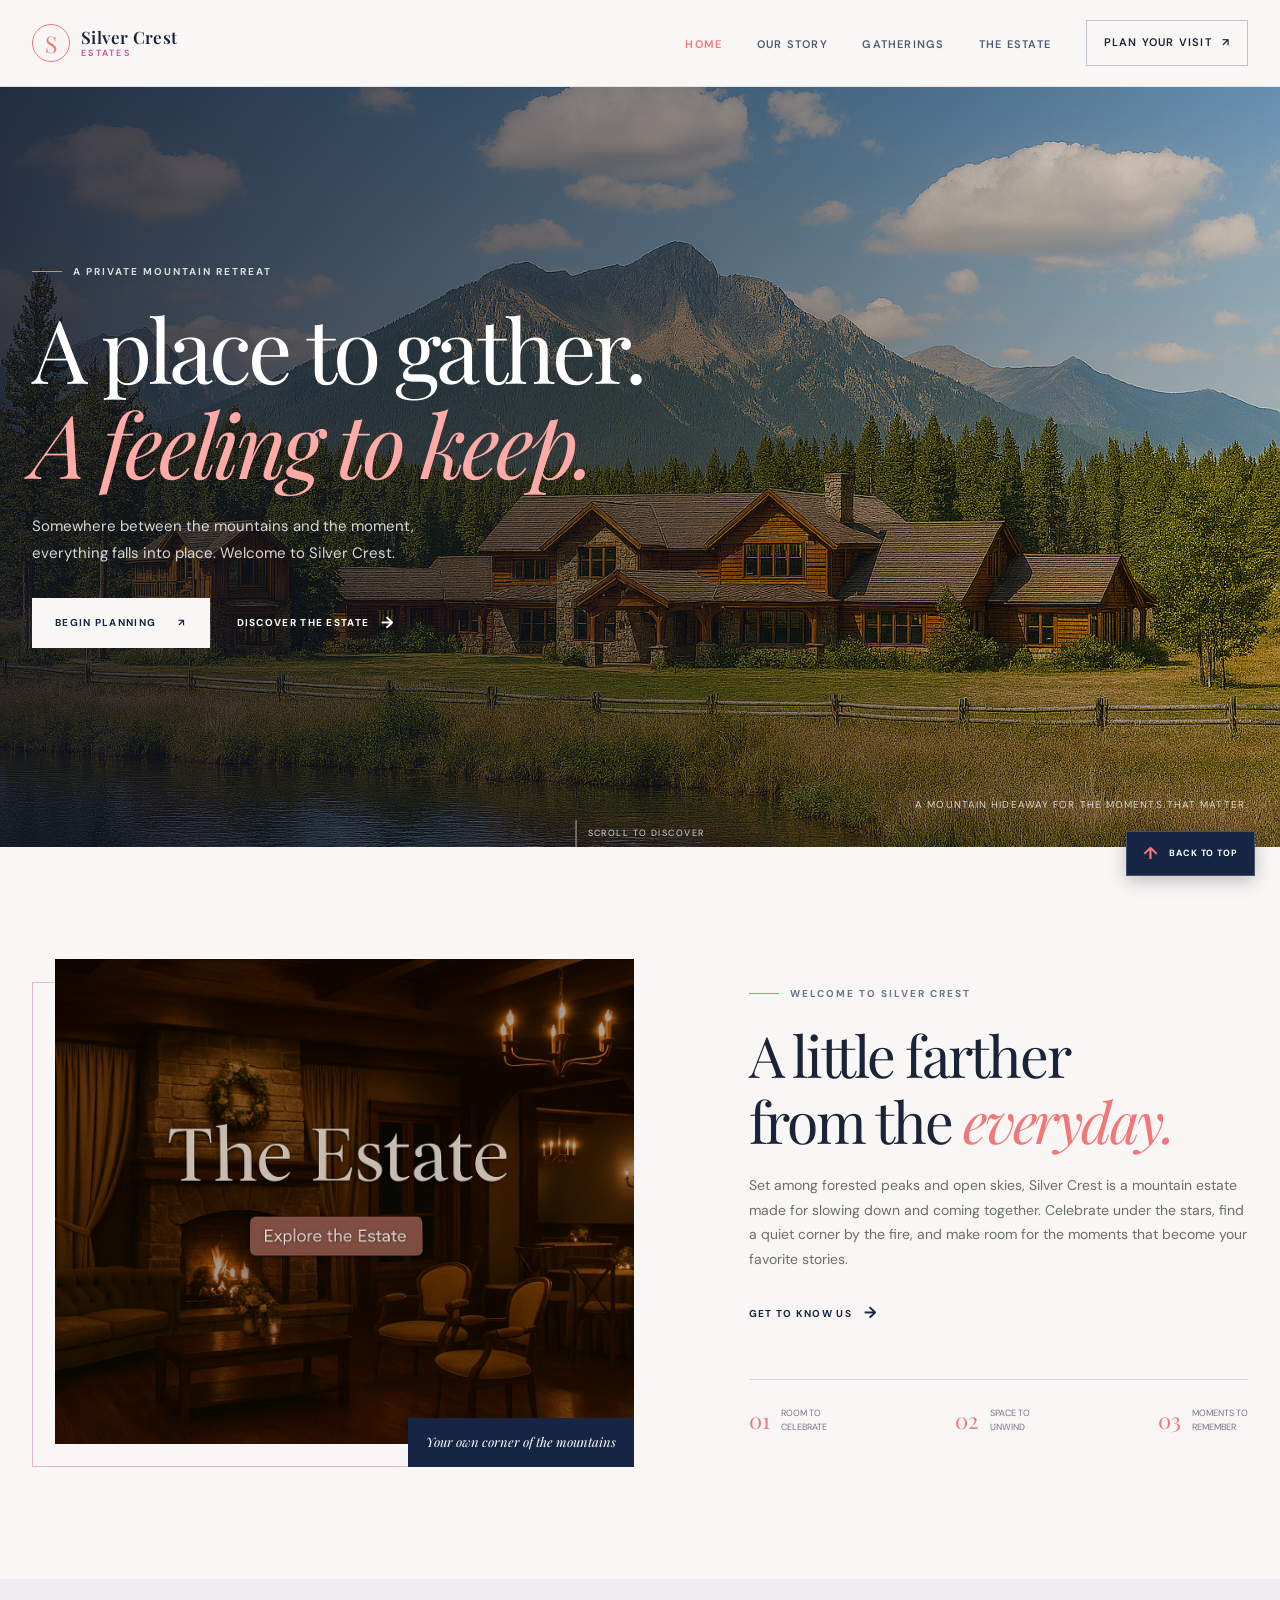
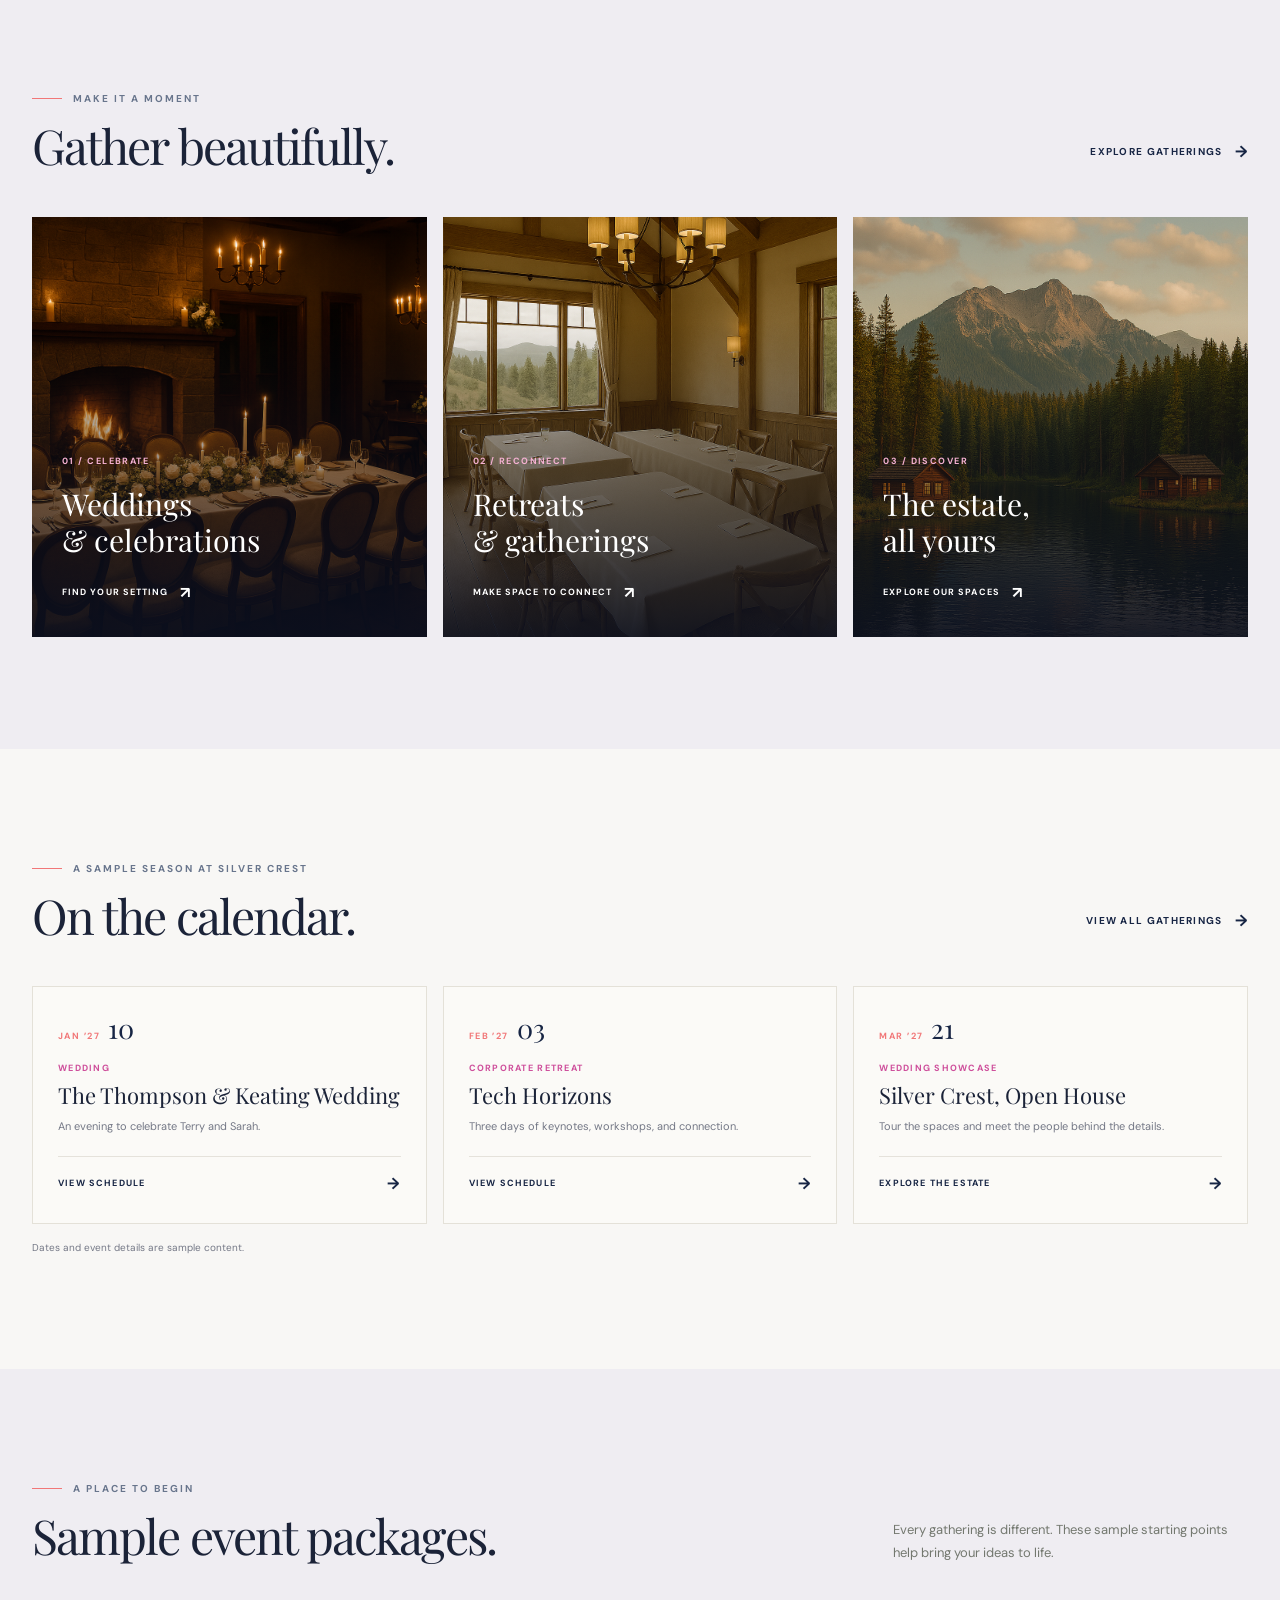
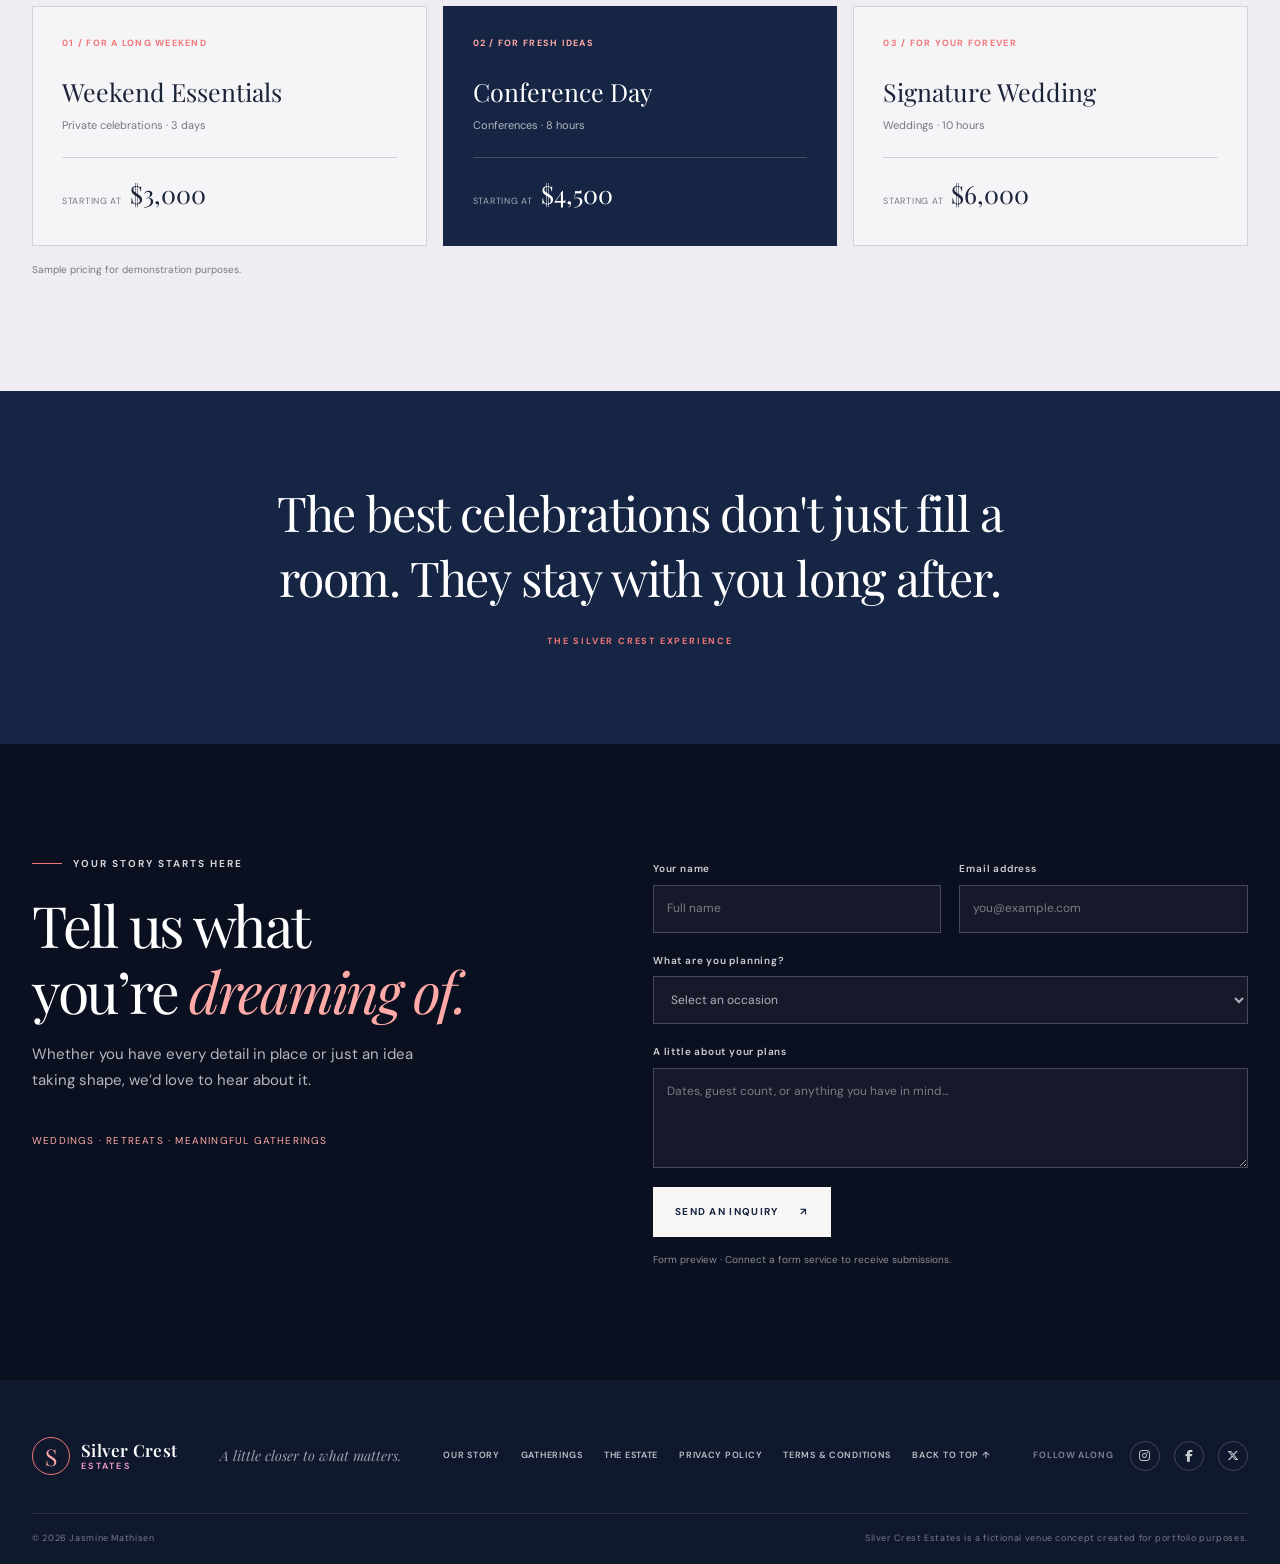
<file: index.html>
<!DOCTYPE html>
<html lang="en">
<head>
  <meta charset="UTF-8">
  <meta name="viewport" content="width=device-width, initial-scale=1.0">
  <meta name="description" content="A secluded mountain estate for thoughtful weddings, retreats, and once-in-a-lifetime celebrations.">
  <title>Silver Crest Estates | A mountain escape for meaningful gatherings</title>
  <link rel="preconnect" href="https://fonts.googleapis.com">
  <link rel="preconnect" href="https://fonts.gstatic.com" crossorigin>
  <link href="https://fonts.googleapis.com/css2?family=DM+Sans:wght@400;500;600;700&family=Playfair+Display:wght@400;500;600;700&display=swap" rel="stylesheet">
  <link rel="stylesheet" href="https://cdnjs.cloudflare.com/ajax/libs/font-awesome/6.7.2/css/all.min.css">
  <link rel="icon" type="image/svg+xml" href="images/silver-crest-mark.svg">
  <link rel="stylesheet" href="styles.css">
</head>
<body id="top">
  <a class="skip-link" href="#main-content">Skip to content</a>
  <header class="site-header">
    <div class="container">
      <nav class="site-nav" aria-label="Main navigation">
        <a class="brand" href="index.html" aria-label="Silver Crest Estates home">
          <span class="brand-mark" aria-hidden="true">S</span>
          <span class="brand-name">Silver Crest <span>Estates</span></span>
        </a>
        <input type="checkbox" id="menu-toggle" aria-label="Toggle navigation">
        <label for="menu-toggle" class="hamburger" aria-hidden="true"><span></span><span></span><span></span></label>
        <ul id="nav-menu">
          <li><a href="index.html" class="active" aria-current="page">Home</a></li>
          <li><a href="about.html">Our story</a></li>
          <li><a href="events.html">Gatherings</a></li>
          <li><a href="spaces.html">The estate</a></li>
          <li><a href="#contact" class="nav-cta">Plan your visit <span aria-hidden="true">↗</span></a></li>
        </ul>
      </nav>
    </div>
  </header>

  <main id="main-content">
    <section class="home-hero" aria-labelledby="hero-heading">
      <div class="hero-shade"></div>
      <div class="container hero-inner">
        <div class="hero-copy">
          <p class="eyebrow eyebrow-light"><span></span> A private mountain retreat</p>
          <h1 id="hero-heading">A place to gather.<br><em>A feeling to keep.</em></h1>
          <p class="hero-description">Somewhere between the mountains and the moment, everything falls into place. Welcome to Silver Crest.</p>
          <div class="hero-actions">
            <a href="#contact" class="button button-light">Begin planning <span aria-hidden="true">↗</span></a>
            <a href="spaces.html" class="text-link text-link-light">Discover the estate <span aria-hidden="true">→</span></a>
          </div>
        </div>
        <p class="hero-caption">A mountain hideaway for the moments that matter.</p>
      </div>
      <a href="#welcome" class="hero-scroll" aria-label="Scroll to discover"><span></span> Scroll to discover</a>
    </section>

    <section class="welcome-section section-pad" id="welcome" aria-labelledby="welcome-heading">
      <div class="container welcome-grid">
        <div class="welcome-image-wrap">
          <img src="images/The_Estate_clean.png" alt="The welcoming lodge surrounded by the mountain landscape" class="welcome-image">
          <span class="image-note">Your own corner of the mountains</span>
        </div>
        <div class="welcome-copy">
          <p class="eyebrow"><span></span> Welcome to Silver Crest</p>
          <h2 id="welcome-heading">A little farther<br>from the <em>everyday.</em></h2>
          <p>Set among forested peaks and open skies, Silver Crest is a mountain estate made for slowing down and coming together. Celebrate under the stars, find a quiet corner by the fire, and make room for the moments that become your favorite stories.</p>
          <a href="about.html" class="text-link">Get to know us <span aria-hidden="true">→</span></a>
          <div class="welcome-details">
            <div><strong>01</strong><span>Room to<br>celebrate</span></div>
            <div><strong>02</strong><span>Space to<br>unwind</span></div>
            <div><strong>03</strong><span>Moments to<br>remember</span></div>
          </div>
        </div>
      </div>
    </section>

    <section class="gatherings-section section-pad" aria-labelledby="gatherings-heading">
      <div class="container">
        <div class="section-heading">
          <div>
            <p class="eyebrow"><span></span> Make it a moment</p>
            <h2 id="gatherings-heading">Gather beautifully.</h2>
          </div>
          <a href="events.html" class="text-link">Explore gatherings <span aria-hidden="true">→</span></a>
        </div>
        <div class="gathering-grid">
          <article class="gathering-card gathering-wedding">
            <div class="gathering-card-content">
              <span class="card-kicker">01 / Celebrate</span>
              <h3>Weddings<br>&amp; celebrations</h3>
              <a href="events.html#event-types" class="card-link">Find your setting <span aria-hidden="true">↗</span></a>
            </div>
          </article>
          <article class="gathering-card gathering-retreat">
            <div class="gathering-card-content">
              <span class="card-kicker">02 / Reconnect</span>
              <h3>Retreats<br>&amp; gatherings</h3>
              <a href="events.html#event-types" class="card-link">Make space to connect <span aria-hidden="true">↗</span></a>
            </div>
          </article>
          <article class="gathering-card gathering-estate">
            <div class="gathering-card-content">
              <span class="card-kicker">03 / Discover</span>
              <h3>The estate,<br>all yours</h3>
              <a href="spaces.html" class="card-link">Explore our spaces <span aria-hidden="true">↗</span></a>
            </div>
          </article>
        </div>
      </div>
    </section>

    <section class="upcoming-section section-pad" aria-labelledby="upcoming-heading">
      <div class="container">
        <div class="section-heading">
          <div>
            <p class="eyebrow"><span></span> A sample season at Silver Crest</p>
            <h2 id="upcoming-heading">On the calendar.</h2>
          </div>
          <a href="events.html" class="text-link">View all gatherings <span aria-hidden="true">→</span></a>
        </div>
        <div class="highlight-grid">
          <article class="highlight-card">
            <p class="highlight-date"><span>JAN ’27</span> 10</p>
            <div>
              <p class="highlight-type">Wedding</p>
              <h3>The Thompson &amp; Keating Wedding</h3>
              <p>An evening to celebrate Terry and Sarah.</p>
            </div>
            <a href="events.html#schedule-section" class="text-link" aria-label="View the Thompson and Keating wedding schedule">View schedule <span aria-hidden="true">→</span></a>
          </article>
          <article class="highlight-card">
            <p class="highlight-date"><span>FEB ’27</span> 03</p>
            <div>
              <p class="highlight-type">Corporate retreat</p>
              <h3>Tech Horizons</h3>
              <p>Three days of keynotes, workshops, and connection.</p>
            </div>
            <a href="events.html#schedule-section" class="text-link" aria-label="View the Tech Horizons retreat schedule">View schedule <span aria-hidden="true">→</span></a>
          </article>
          <article class="highlight-card">
            <p class="highlight-date"><span>MAR ’27</span> 21</p>
            <div>
              <p class="highlight-type">Wedding showcase</p>
              <h3>Silver Crest, Open House</h3>
              <p>Tour the spaces and meet the people behind the details.</p>
            </div>
            <a href="spaces.html" class="text-link">Explore the estate <span aria-hidden="true">→</span></a>
          </article>
        </div>
        <p class="table-note">Dates and event details are sample content.</p>
      </div>
    </section>

    <section class="packages-section section-pad" aria-labelledby="packages-heading">
      <div class="container">
        <div class="section-heading">
          <div>
            <p class="eyebrow"><span></span> A place to begin</p>
            <h2 id="packages-heading">Sample event packages.</h2>
          </div>
          <p class="section-heading-note">Every gathering is different. These sample starting points help bring your ideas to life.</p>
        </div>
        <div class="package-grid">
          <article class="package-card">
            <p class="package-index">01 / For a long weekend</p>
            <h3>Weekend Essentials</h3>
            <p>Private celebrations · 3 days</p>
            <p class="package-price"><span>Starting at</span> $3,000</p>
          </article>
          <article class="package-card package-card-featured">
            <p class="package-index">02 / For fresh ideas</p>
            <h3>Conference Day</h3>
            <p>Conferences · 8 hours</p>
            <p class="package-price"><span>Starting at</span> $4,500</p>
          </article>
          <article class="package-card">
            <p class="package-index">03 / For your forever</p>
            <h3>Signature Wedding</h3>
            <p>Weddings · 10 hours</p>
            <p class="package-price"><span>Starting at</span> $6,000</p>
          </article>
        </div>
        <p class="table-note">Sample pricing for demonstration purposes.</p>
      </div>
    </section>

    <section class="quote-section" aria-label="A note from Silver Crest Estates">
      <div class="container quote-inner">
        <blockquote>The best celebrations don't just fill a room. They stay with you long after.</blockquote>
        <p>THE SILVER CREST EXPERIENCE</p>
      </div>
    </section>

    <section class="contact-section section-pad" id="contact" aria-labelledby="contact-heading">
      <div class="container contact-grid">
        <div class="contact-copy">
          <p class="eyebrow eyebrow-light"><span></span> Your story starts here</p>
          <h2 id="contact-heading">Tell us what<br>you’re <em>dreaming of.</em></h2>
          <p>Whether you have every detail in place or just an idea taking shape, we’d love to hear about it.</p>
          <p class="contact-aside">Weddings · Retreats · Meaningful gatherings</p>
        </div>
        <form class="inquiry-form" method="post">
          <div class="form-row">
            <div class="form-group">
              <label for="name">Your name</label>
              <input type="text" id="name" name="name" autocomplete="name" placeholder="Full name" required>
            </div>
            <div class="form-group">
              <label for="email">Email address</label>
              <input type="email" id="email" name="email" autocomplete="email" placeholder="you@example.com" required>
            </div>
          </div>
          <div class="form-group">
            <label for="event-type">What are you planning?</label>
            <select id="event-type" name="event-type">
              <option value="" selected disabled>Select an occasion</option>
              <option>Wedding or celebration</option>
              <option>Corporate retreat</option>
              <option>Wellness retreat</option>
              <option>Something else</option>
            </select>
          </div>
          <div class="form-group">
            <label for="message">A little about your plans</label>
            <textarea id="message" name="message" rows="3" placeholder="Dates, guest count, or anything you have in mind…"></textarea>
          </div>
          <button type="submit" class="button button-light">Send an inquiry <span aria-hidden="true">↗</span></button>
          <p class="form-note">Form preview · Connect a form service to receive submissions.</p>
        </form>
      </div>
    </section>
  </main>

  <footer class="site-footer">
    <div class="container footer-main">
      <a class="brand brand-footer" href="index.html">
        <span class="brand-mark" aria-hidden="true">S</span>
        <span class="brand-name">Silver Crest <span>Estates</span></span>
      </a>
      <p>A little closer to what matters.</p>
      <div class="footer-links">
        <a href="about.html">Our story</a>
        <a href="events.html">Gatherings</a>
        <a href="spaces.html">The estate</a>
        <a href="privacy.html">Privacy policy</a>
        <a href="terms.html">Terms &amp; conditions</a>
        <a href="#top">Back to top ↑</a>
      </div>
      <div class="footer-social">
        <span>Follow along</span>
        <a href="https://www.instagram.com/" target="_blank" rel="noopener noreferrer" aria-label="Instagram"><i class="fa-brands fa-instagram" aria-hidden="true"></i></a>
        <a href="https://www.facebook.com/" target="_blank" rel="noopener noreferrer" aria-label="Facebook"><i class="fa-brands fa-facebook-f" aria-hidden="true"></i></a>
        <a href="https://x.com/" target="_blank" rel="noopener noreferrer" aria-label="X"><i class="fa-brands fa-x-twitter" aria-hidden="true"></i></a>
      </div>
    </div>
    <div class="container footer-bottom">
      <span>© 2026 Jasmine Mathisen</span>
      <span>Silver Crest Estates is a fictional venue concept created for portfolio purposes.</span>
    </div>
  </footer>
  <a class="back-to-top-button" href="#top"><span aria-hidden="true">↑</span><span>Back to top</span></a>
</body>
</html>
</file>
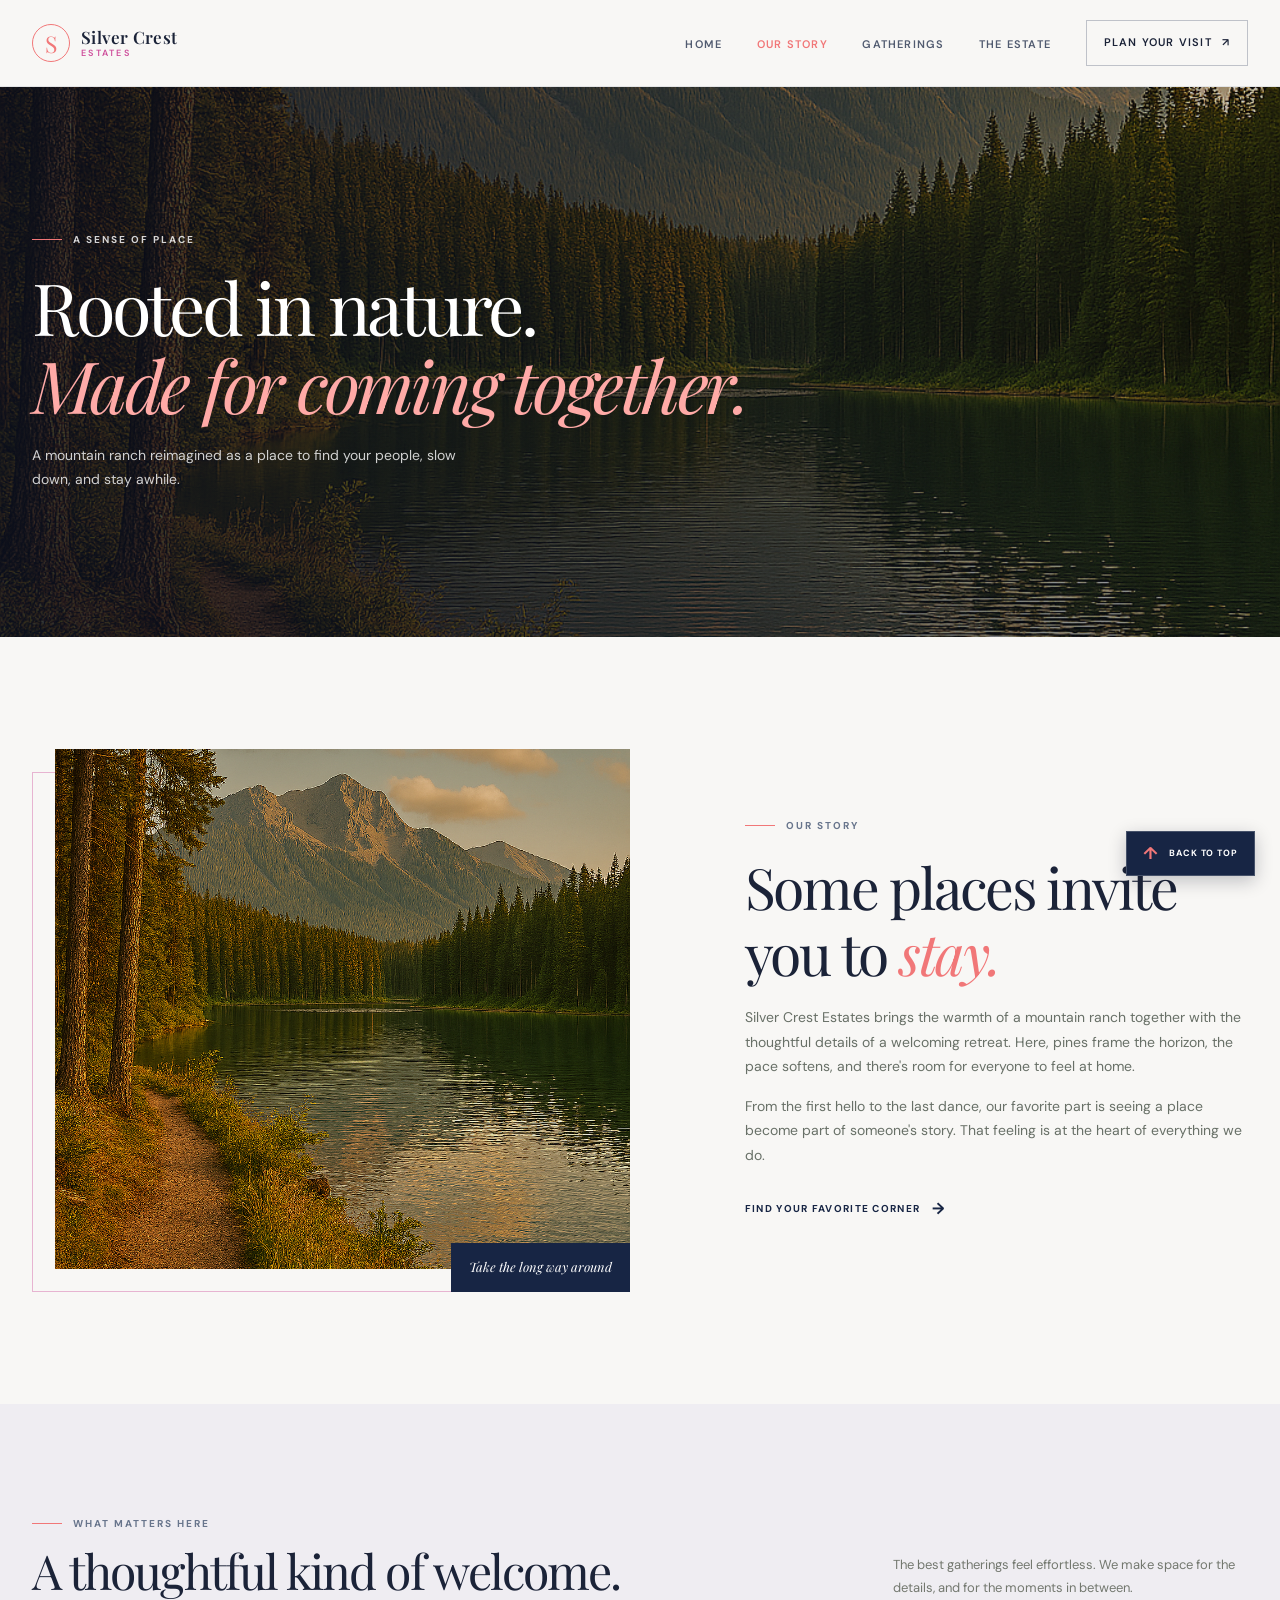
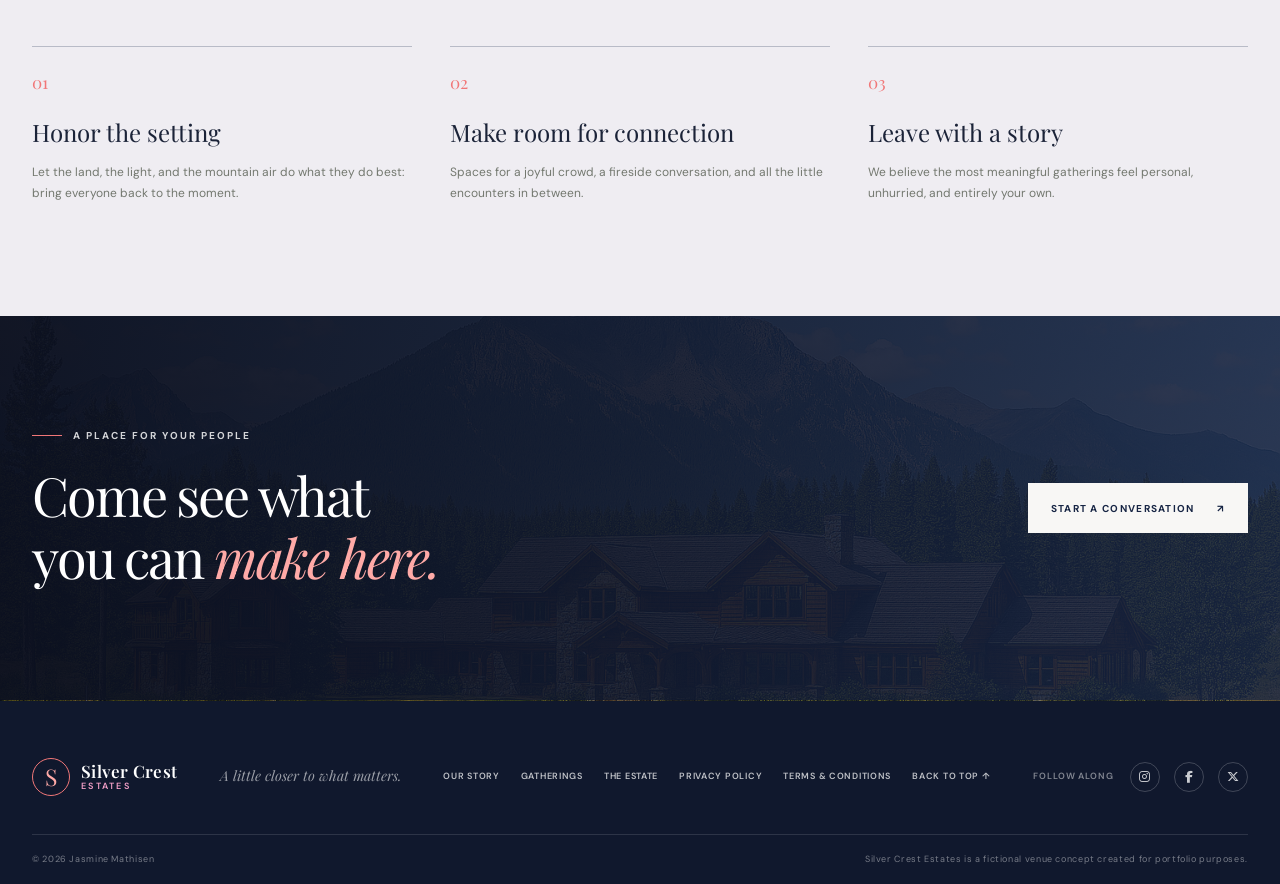
<file: about.html>
<!DOCTYPE html>
<html lang="en">
<head>
  <meta charset="UTF-8">
  <meta name="viewport" content="width=device-width, initial-scale=1.0">
  <meta name="description" content="Discover the spirit of Silver Crest Estates, a mountain ranch reimagined for meaningful gatherings.">
  <title>Our Story | Silver Crest Estates</title>
  <link rel="preconnect" href="https://fonts.googleapis.com">
  <link rel="preconnect" href="https://fonts.gstatic.com" crossorigin>
  <link href="https://fonts.googleapis.com/css2?family=DM+Sans:wght@400;500;600;700&family=Playfair+Display:wght@400;500;600;700&display=swap" rel="stylesheet">
  <link rel="stylesheet" href="https://cdnjs.cloudflare.com/ajax/libs/font-awesome/6.7.2/css/all.min.css">
  <link rel="icon" type="image/svg+xml" href="images/silver-crest-mark.svg">
  <link rel="stylesheet" href="styles.css">
</head>
<body id="top">
  <a class="skip-link" href="#main-content">Skip to content</a>
  <header class="site-header">
    <div class="container">
      <nav class="site-nav" aria-label="Main navigation">
        <a class="brand" href="index.html" aria-label="Silver Crest Estates home">
          <span class="brand-mark" aria-hidden="true">S</span>
          <span class="brand-name">Silver Crest <span>Estates</span></span>
        </a>
        <input type="checkbox" id="menu-toggle" aria-label="Toggle navigation">
        <label for="menu-toggle" class="hamburger" aria-hidden="true"><span></span><span></span><span></span></label>
        <ul id="nav-menu">
          <li><a href="index.html">Home</a></li>
          <li><a href="about.html" class="active" aria-current="page">Our story</a></li>
          <li><a href="events.html">Gatherings</a></li>
          <li><a href="spaces.html">The estate</a></li>
          <li><a href="index.html#contact" class="nav-cta">Plan your visit <span aria-hidden="true">↗</span></a></li>
        </ul>
      </nav>
    </div>
  </header>

  <main id="main-content">
    <section class="page-hero about-hero" aria-labelledby="page-heading">
      <div class="page-hero-shade"></div>
      <div class="container page-hero-content">
        <p class="eyebrow eyebrow-light"><span></span> A sense of place</p>
        <h1 id="page-heading">Rooted in nature.<br><em>Made for coming together.</em></h1>
        <p>A mountain ranch reimagined as a place to find your people, slow down, and stay awhile.</p>
      </div>
    </section>

    <section class="story-section section-pad" aria-labelledby="story-heading">
      <div class="container story-grid">
        <div class="story-image-wrap">
          <img src="images/Hiking Trail.png" alt="A peaceful trail winding through the trees around the estate">
          <span class="image-note">Take the long way around</span>
        </div>
        <div class="story-copy">
          <p class="eyebrow"><span></span> Our story</p>
          <h2 id="story-heading">Some places invite you to <em>stay.</em></h2>
          <p>Silver Crest Estates brings the warmth of a mountain ranch together with the thoughtful details of a welcoming retreat. Here, pines frame the horizon, the pace softens, and there's room for everyone to feel at home.</p>
          <p>From the first hello to the last dance, our favorite part is seeing a place become part of someone's story. That feeling is at the heart of everything we do.</p>
          <a href="spaces.html" class="text-link">Find your favorite corner <span aria-hidden="true">→</span></a>
        </div>
      </div>
    </section>

    <section class="values-section section-pad" aria-labelledby="values-heading">
      <div class="container">
        <div class="section-heading">
          <div>
            <p class="eyebrow"><span></span> What matters here</p>
            <h2 id="values-heading">A thoughtful kind of welcome.</h2>
          </div>
          <p class="section-heading-note">The best gatherings feel effortless. We make space for the details, and for the moments in between.</p>
        </div>
        <div class="values-grid">
          <article class="value-card">
            <span class="value-number">01</span>
            <h3>Honor the setting</h3>
            <p>Let the land, the light, and the mountain air do what they do best: bring everyone back to the moment.</p>
          </article>
          <article class="value-card">
            <span class="value-number">02</span>
            <h3>Make room for connection</h3>
            <p>Spaces for a joyful crowd, a fireside conversation, and all the little encounters in between.</p>
          </article>
          <article class="value-card">
            <span class="value-number">03</span>
            <h3>Leave with a story</h3>
            <p>We believe the most meaningful gatherings feel personal, unhurried, and entirely your own.</p>
          </article>
        </div>
      </div>
    </section>

    <section class="closing-cta section-pad">
      <div class="container closing-cta-inner">
        <div>
          <p class="eyebrow eyebrow-light"><span></span> A place for your people</p>
          <h2>Come see what<br>you can <em>make here.</em></h2>
        </div>
        <a href="index.html#contact" class="button button-light">Start a conversation <span aria-hidden="true">↗</span></a>
      </div>
    </section>
  </main>

  <footer class="site-footer">
    <div class="container footer-main">
      <a class="brand brand-footer" href="index.html">
        <span class="brand-mark" aria-hidden="true">S</span>
        <span class="brand-name">Silver Crest <span>Estates</span></span>
      </a>
      <p>A little closer to what matters.</p>
      <div class="footer-links">
        <a href="about.html">Our story</a>
        <a href="events.html">Gatherings</a>
        <a href="spaces.html">The estate</a>
        <a href="privacy.html">Privacy policy</a>
        <a href="terms.html">Terms &amp; conditions</a>
        <a href="#top">Back to top ↑</a>
      </div>
      <div class="footer-social">
        <span>Follow along</span>
        <a href="https://www.instagram.com/" target="_blank" rel="noopener noreferrer" aria-label="Instagram"><i class="fa-brands fa-instagram" aria-hidden="true"></i></a>
        <a href="https://www.facebook.com/" target="_blank" rel="noopener noreferrer" aria-label="Facebook"><i class="fa-brands fa-facebook-f" aria-hidden="true"></i></a>
        <a href="https://x.com/" target="_blank" rel="noopener noreferrer" aria-label="X"><i class="fa-brands fa-x-twitter" aria-hidden="true"></i></a>
      </div>
    </div>
    <div class="container footer-bottom">
      <span>© 2026 Jasmine Mathisen</span>
      <span>Silver Crest Estates is a fictional venue concept created for portfolio purposes.</span>
    </div>
  </footer>
  <a class="back-to-top-button" href="#top"><span aria-hidden="true">↑</span><span>Back to top</span></a>
</body>
</html>
</file>
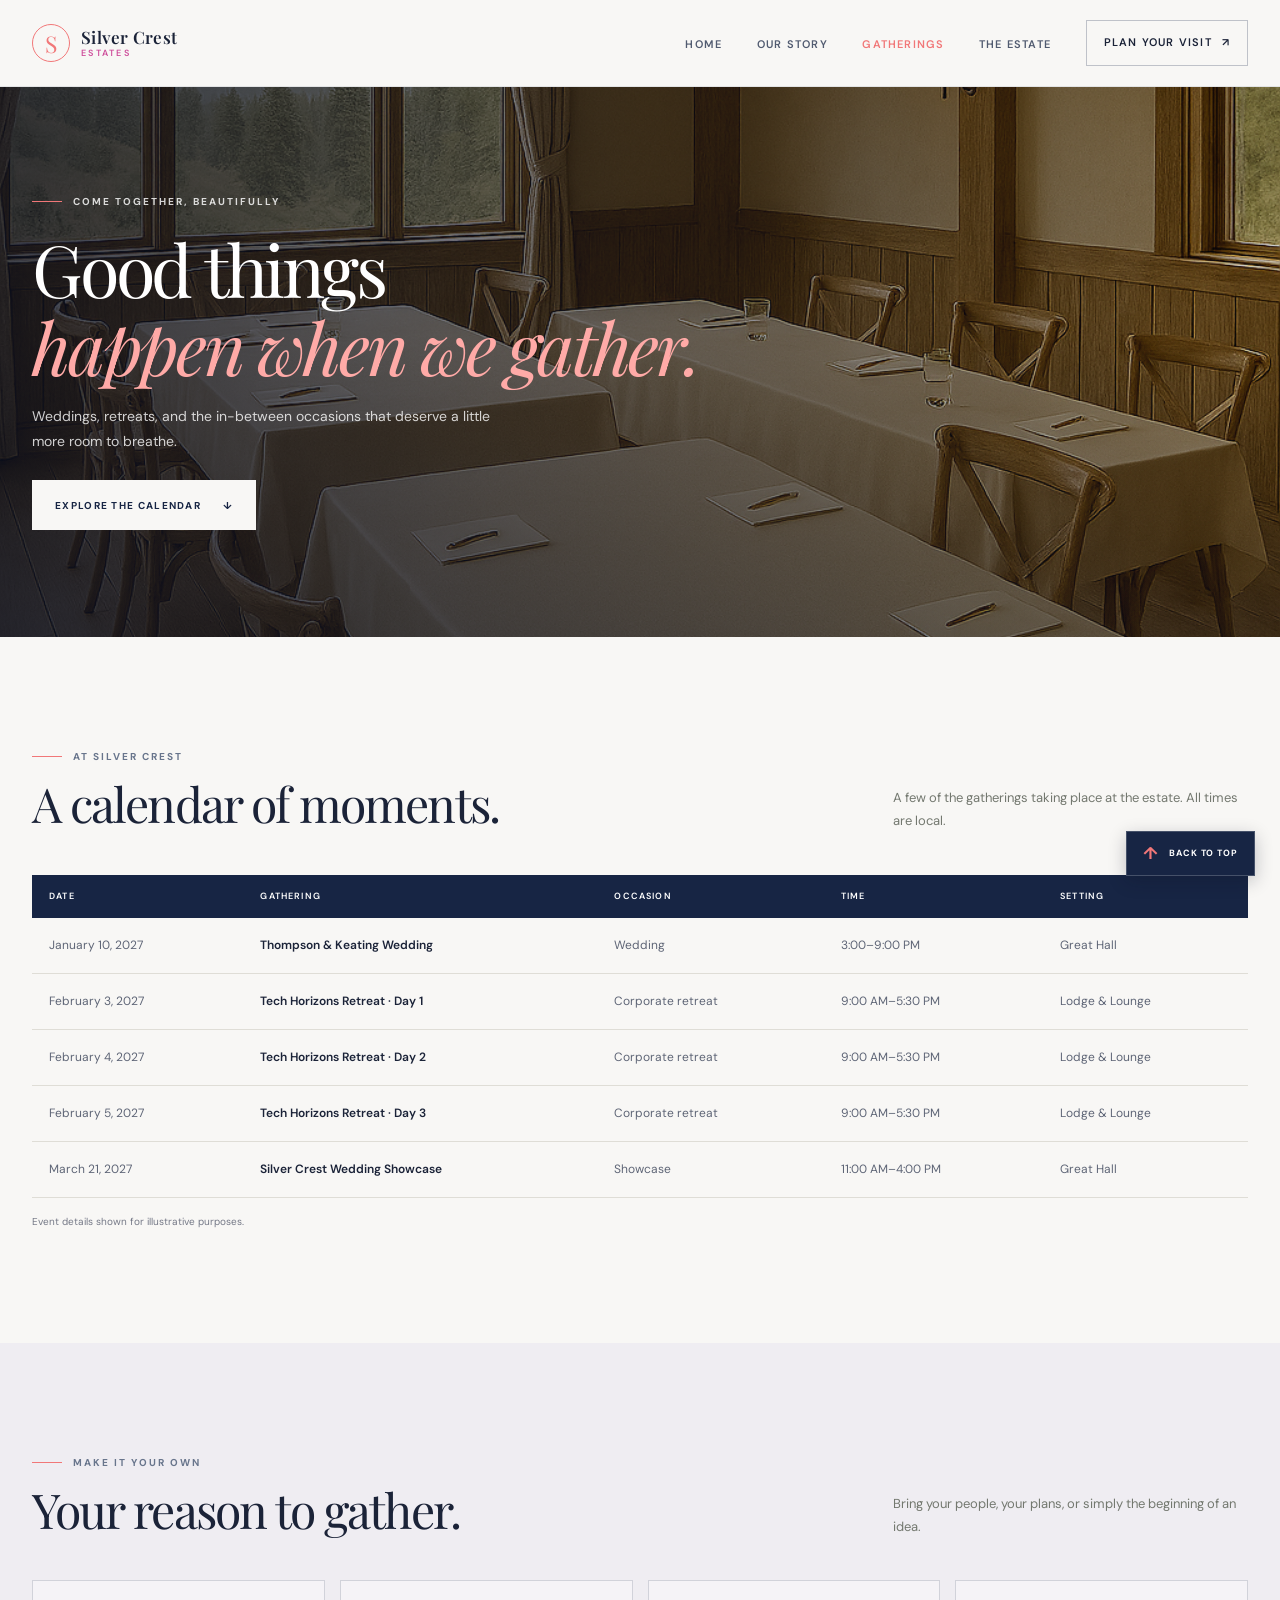
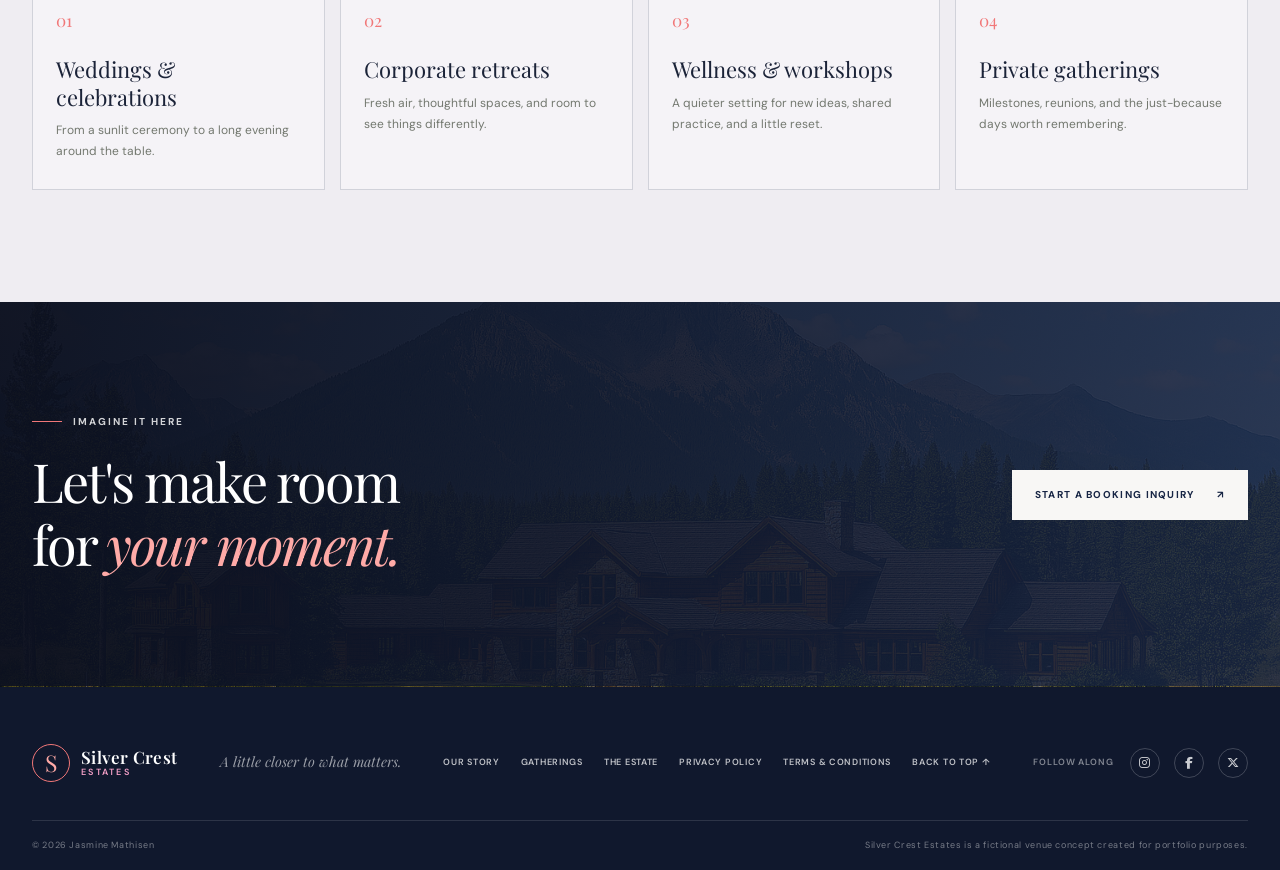
<file: events.html>
<!DOCTYPE html>
<html lang="en">
<head>
  <meta charset="UTF-8">
  <meta name="viewport" content="width=device-width, initial-scale=1.0">
  <meta name="description" content="A closer look at upcoming events and the gatherings that find their place at Silver Crest Estates.">
  <title>Gatherings | Silver Crest Estates</title>
  <link rel="preconnect" href="https://fonts.googleapis.com">
  <link rel="preconnect" href="https://fonts.gstatic.com" crossorigin>
  <link href="https://fonts.googleapis.com/css2?family=DM+Sans:wght@400;500;600;700&family=Playfair+Display:wght@400;500;600;700&display=swap" rel="stylesheet">
  <link rel="stylesheet" href="https://cdnjs.cloudflare.com/ajax/libs/font-awesome/6.7.2/css/all.min.css">
  <link rel="icon" type="image/svg+xml" href="images/silver-crest-mark.svg">
  <link rel="stylesheet" href="styles.css">
</head>
<body id="top">
  <a class="skip-link" href="#main-content">Skip to content</a>
  <header class="site-header">
    <div class="container">
      <nav class="site-nav" aria-label="Main navigation">
        <a class="brand" href="index.html" aria-label="Silver Crest Estates home">
          <span class="brand-mark" aria-hidden="true">S</span>
          <span class="brand-name">Silver Crest <span>Estates</span></span>
        </a>
        <input type="checkbox" id="menu-toggle" aria-label="Toggle navigation">
        <label for="menu-toggle" class="hamburger" aria-hidden="true"><span></span><span></span><span></span></label>
        <ul id="nav-menu">
          <li><a href="index.html">Home</a></li>
          <li><a href="about.html">Our story</a></li>
          <li><a href="events.html" class="active" aria-current="page">Gatherings</a></li>
          <li><a href="spaces.html">The estate</a></li>
          <li><a href="index.html#contact" class="nav-cta">Plan your visit <span aria-hidden="true">↗</span></a></li>
        </ul>
      </nav>
    </div>
  </header>

  <main id="main-content">
    <section class="page-hero events-hero" aria-labelledby="page-heading">
      <div class="page-hero-shade"></div>
      <div class="container page-hero-content">
        <p class="eyebrow eyebrow-light"><span></span> Come together, beautifully</p>
        <h1 id="page-heading">Good things<br><em>happen when we gather.</em></h1>
        <p>Weddings, retreats, and the in-between occasions that deserve a little more room to breathe.</p>
        <a href="#schedule-section" class="button button-light">Explore the calendar <span aria-hidden="true">↓</span></a>
      </div>
    </section>

    <section class="schedule-section section-pad" id="schedule-section" aria-labelledby="schedule-heading">
      <div class="container">
        <div class="section-heading">
          <div>
            <p class="eyebrow"><span></span> At Silver Crest</p>
            <h2 id="schedule-heading">A calendar of moments.</h2>
          </div>
          <p class="section-heading-note">A few of the gatherings taking place at the estate. All times are local.</p>
        </div>
        <div class="table-wrap">
          <table class="schedule-table">
            <thead>
              <tr><th scope="col">Date</th><th scope="col">Gathering</th><th scope="col">Occasion</th><th scope="col">Time</th><th scope="col">Setting</th></tr>
            </thead>
            <tbody>
              <tr><td>January 10, 2027</td><td>Thompson &amp; Keating Wedding</td><td>Wedding</td><td>3:00–9:00 PM</td><td>Great Hall</td></tr>
              <tr><td>February 3, 2027</td><td>Tech Horizons Retreat · Day 1</td><td>Corporate retreat</td><td>9:00 AM–5:30 PM</td><td>Lodge &amp; Lounge</td></tr>
              <tr><td>February 4, 2027</td><td>Tech Horizons Retreat · Day 2</td><td>Corporate retreat</td><td>9:00 AM–5:30 PM</td><td>Lodge &amp; Lounge</td></tr>
              <tr><td>February 5, 2027</td><td>Tech Horizons Retreat · Day 3</td><td>Corporate retreat</td><td>9:00 AM–5:30 PM</td><td>Lodge &amp; Lounge</td></tr>
              <tr><td>March 21, 2027</td><td>Silver Crest Wedding Showcase</td><td>Showcase</td><td>11:00 AM–4:00 PM</td><td>Great Hall</td></tr>
            </tbody>
          </table>
        </div>
        <p class="table-note">Event details shown for illustrative purposes.</p>
      </div>
    </section>

    <section class="event-types-section section-pad" id="event-types" aria-labelledby="types-heading">
      <div class="container">
        <div class="section-heading">
          <div>
            <p class="eyebrow"><span></span> Make it your own</p>
            <h2 id="types-heading">Your reason to gather.</h2>
          </div>
          <p class="section-heading-note">Bring your people, your plans, or simply the beginning of an idea.</p>
        </div>
        <div class="event-type-grid">
          <article class="event-type-card"><span>01</span><h3>Weddings &amp; celebrations</h3><p>From a sunlit ceremony to a long evening around the table.</p></article>
          <article class="event-type-card"><span>02</span><h3>Corporate retreats</h3><p>Fresh air, thoughtful spaces, and room to see things differently.</p></article>
          <article class="event-type-card"><span>03</span><h3>Wellness &amp; workshops</h3><p>A quieter setting for new ideas, shared practice, and a little reset.</p></article>
          <article class="event-type-card"><span>04</span><h3>Private gatherings</h3><p>Milestones, reunions, and the just-because days worth remembering.</p></article>
        </div>
      </div>
    </section>

    <section class="closing-cta section-pad">
      <div class="container closing-cta-inner">
        <div>
          <p class="eyebrow eyebrow-light"><span></span> Imagine it here</p>
          <h2>Let's make room<br>for <em>your moment.</em></h2>
        </div>
        <a href="index.html#contact" class="button button-light">Start a booking inquiry <span aria-hidden="true">↗</span></a>
      </div>
    </section>
  </main>

  <footer class="site-footer">
    <div class="container footer-main">
      <a class="brand brand-footer" href="index.html">
        <span class="brand-mark" aria-hidden="true">S</span>
        <span class="brand-name">Silver Crest <span>Estates</span></span>
      </a>
      <p>A little closer to what matters.</p>
      <div class="footer-links">
        <a href="about.html">Our story</a>
        <a href="events.html">Gatherings</a>
        <a href="spaces.html">The estate</a>
        <a href="privacy.html">Privacy policy</a>
        <a href="terms.html">Terms &amp; conditions</a>
        <a href="#top">Back to top ↑</a>
      </div>
      <div class="footer-social">
        <span>Follow along</span>
        <a href="https://www.instagram.com/" target="_blank" rel="noopener noreferrer" aria-label="Instagram"><i class="fa-brands fa-instagram" aria-hidden="true"></i></a>
        <a href="https://www.facebook.com/" target="_blank" rel="noopener noreferrer" aria-label="Facebook"><i class="fa-brands fa-facebook-f" aria-hidden="true"></i></a>
        <a href="https://x.com/" target="_blank" rel="noopener noreferrer" aria-label="X"><i class="fa-brands fa-x-twitter" aria-hidden="true"></i></a>
      </div>
    </div>
    <div class="container footer-bottom">
      <span>© 2026 Jasmine Mathisen</span>
      <span>Silver Crest Estates is a fictional venue concept created for portfolio purposes.</span>
    </div>
  </footer>
  <a class="back-to-top-button" href="#top"><span aria-hidden="true">↑</span><span>Back to top</span></a>
</body>
</html>
</file>
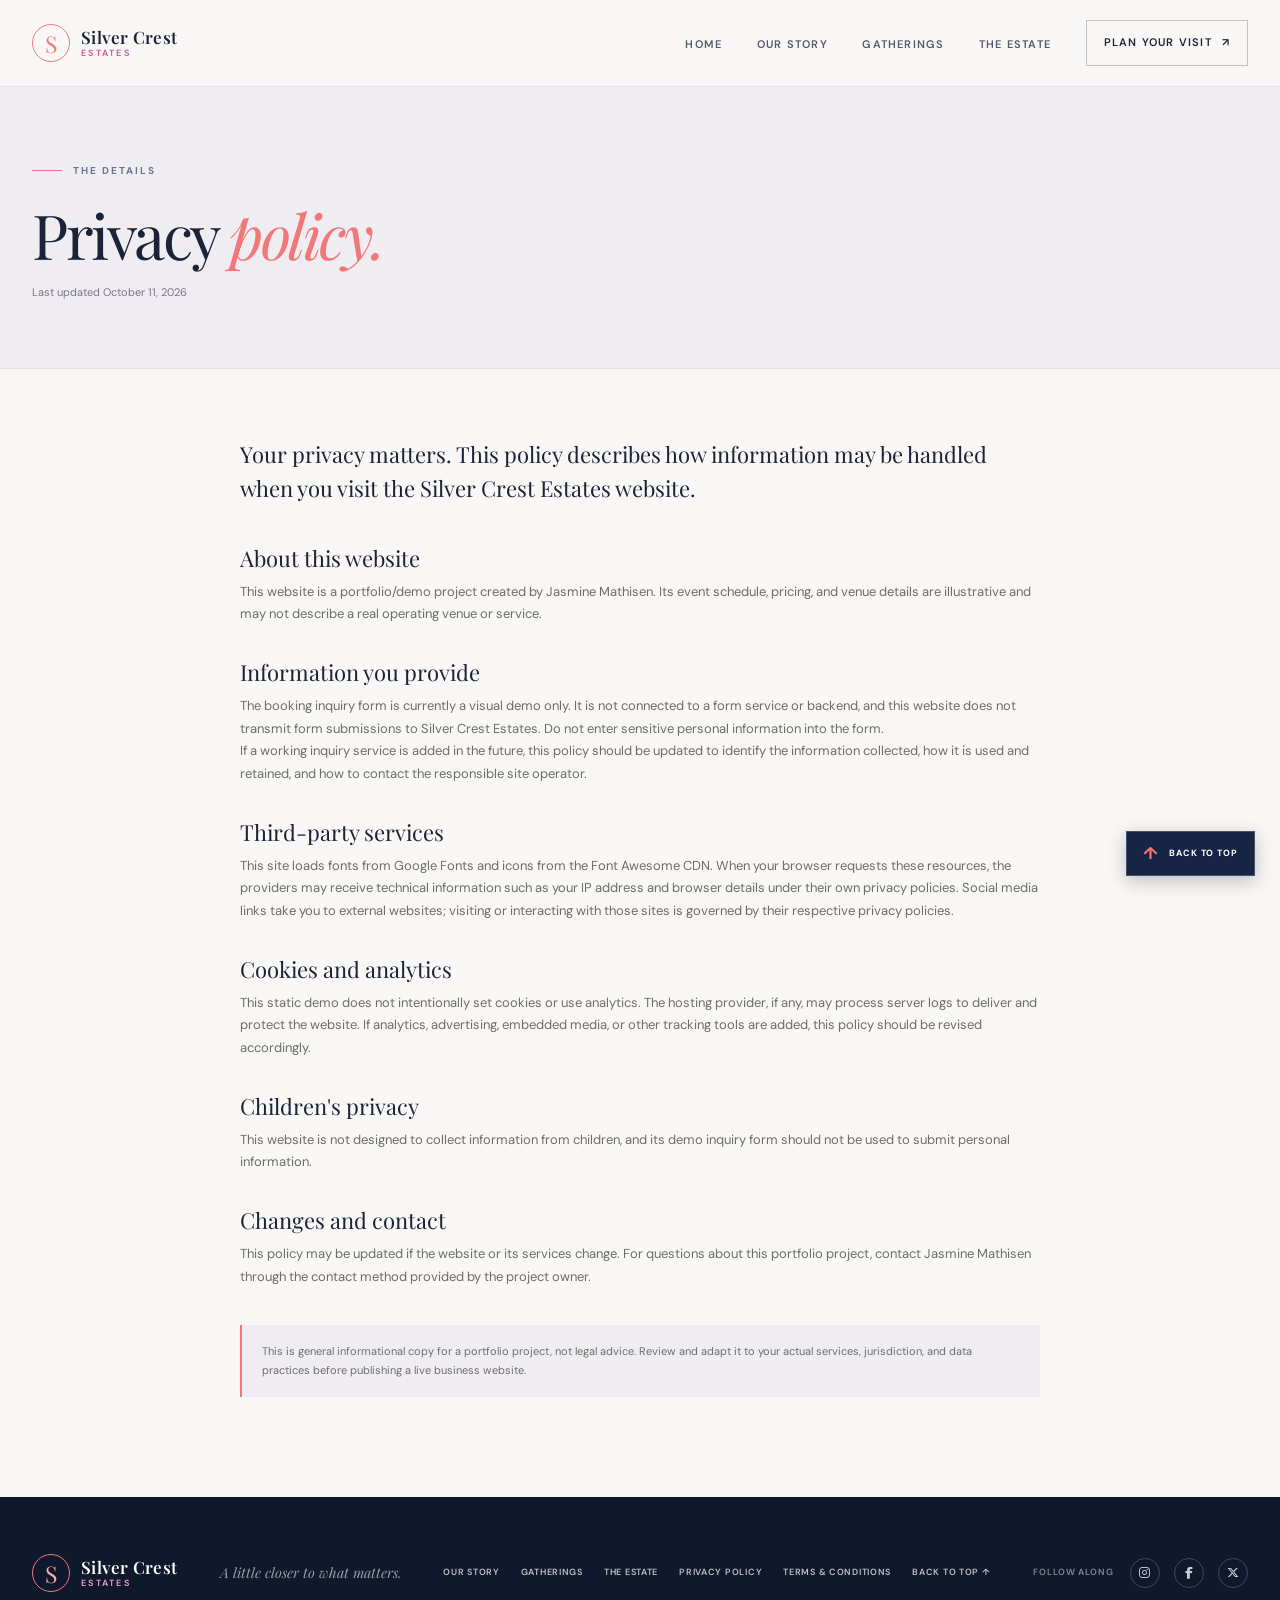
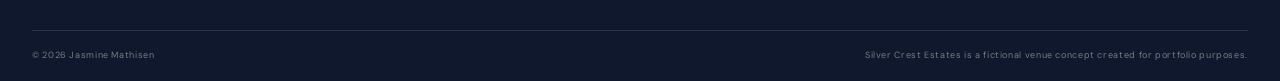
<file: privacy.html>
<!DOCTYPE html>
<html lang="en">
<head>
  <meta charset="UTF-8">
  <meta name="viewport" content="width=device-width, initial-scale=1.0">
  <meta name="description" content="Learn how the Silver Crest Estates website handles information and third-party services.">
  <title>Privacy Policy | Silver Crest Estates</title>
  <link rel="preconnect" href="https://fonts.googleapis.com">
  <link rel="preconnect" href="https://fonts.gstatic.com" crossorigin>
  <link href="https://fonts.googleapis.com/css2?family=DM+Sans:wght@400;500;600;700&family=Playfair+Display:wght@400;500;600;700&display=swap" rel="stylesheet">
  <link rel="stylesheet" href="https://cdnjs.cloudflare.com/ajax/libs/font-awesome/6.7.2/css/all.min.css">
  <link rel="icon" type="image/svg+xml" href="images/silver-crest-mark.svg">
  <link rel="stylesheet" href="styles.css">
</head>
<body id="top">
  <a class="skip-link" href="#main-content">Skip to content</a>
  <header class="site-header">
    <div class="container">
      <nav class="site-nav" aria-label="Main navigation">
        <a class="brand" href="index.html" aria-label="Silver Crest Estates home">
          <span class="brand-mark" aria-hidden="true">S</span>
          <span class="brand-name">Silver Crest <span>Estates</span></span>
        </a>
        <input type="checkbox" id="menu-toggle" aria-label="Toggle navigation">
        <label for="menu-toggle" class="hamburger" aria-hidden="true"><span></span><span></span><span></span></label>
        <ul id="nav-menu">
          <li><a href="index.html">Home</a></li>
          <li><a href="about.html">Our story</a></li>
          <li><a href="events.html">Gatherings</a></li>
          <li><a href="spaces.html">The estate</a></li>
          <li><a href="index.html#contact" class="nav-cta">Plan your visit <span aria-hidden="true">↗</span></a></li>
        </ul>
      </nav>
    </div>
  </header>

  <main id="main-content">
    <section class="legal-hero" aria-labelledby="page-heading">
      <div class="container">
        <p class="eyebrow"><span></span> The details</p>
        <h1 id="page-heading">Privacy <em>policy.</em></h1>
        <p>Last updated October 11, 2026</p>
      </div>
    </section>
    <section class="legal-section">
      <div class="container legal-content">
        <p class="legal-intro">Your privacy matters. This policy describes how information may be handled when you visit the Silver Crest Estates website.</p>

        <h2>About this website</h2>
        <p>This website is a portfolio/demo project created by Jasmine Mathisen. Its event schedule, pricing, and venue details are illustrative and may not describe a real operating venue or service.</p>

        <h2>Information you provide</h2>
        <p>The booking inquiry form is currently a visual demo only. It is not connected to a form service or backend, and this website does not transmit form submissions to Silver Crest Estates. Do not enter sensitive personal information into the form.</p>
        <p>If a working inquiry service is added in the future, this policy should be updated to identify the information collected, how it is used and retained, and how to contact the responsible site operator.</p>

        <h2>Third-party services</h2>
        <p>This site loads fonts from Google Fonts and icons from the Font Awesome CDN. When your browser requests these resources, the providers may receive technical information such as your IP address and browser details under their own privacy policies. Social media links take you to external websites; visiting or interacting with those sites is governed by their respective privacy policies.</p>

        <h2>Cookies and analytics</h2>
        <p>This static demo does not intentionally set cookies or use analytics. The hosting provider, if any, may process server logs to deliver and protect the website. If analytics, advertising, embedded media, or other tracking tools are added, this policy should be revised accordingly.</p>

        <h2>Children's privacy</h2>
        <p>This website is not designed to collect information from children, and its demo inquiry form should not be used to submit personal information.</p>

        <h2>Changes and contact</h2>
        <p>This policy may be updated if the website or its services change. For questions about this portfolio project, contact Jasmine Mathisen through the contact method provided by the project owner.</p>

        <p class="legal-disclaimer">This is general informational copy for a portfolio project, not legal advice. Review and adapt it to your actual services, jurisdiction, and data practices before publishing a live business website.</p>
      </div>
    </section>
  </main>

  <footer class="site-footer">
    <div class="container footer-main">
      <a class="brand brand-footer" href="index.html">
        <span class="brand-mark" aria-hidden="true">S</span>
        <span class="brand-name">Silver Crest <span>Estates</span></span>
      </a>
      <p>A little closer to what matters.</p>
      <div class="footer-links">
        <a href="about.html">Our story</a>
        <a href="events.html">Gatherings</a>
        <a href="spaces.html">The estate</a>
        <a href="privacy.html">Privacy policy</a>
        <a href="terms.html">Terms &amp; conditions</a>
        <a href="#top">Back to top ↑</a>
      </div>
      <div class="footer-social">
        <span>Follow along</span>
        <a href="https://www.instagram.com/" target="_blank" rel="noopener noreferrer" aria-label="Instagram"><i class="fa-brands fa-instagram" aria-hidden="true"></i></a>
        <a href="https://www.facebook.com/" target="_blank" rel="noopener noreferrer" aria-label="Facebook"><i class="fa-brands fa-facebook-f" aria-hidden="true"></i></a>
        <a href="https://x.com/" target="_blank" rel="noopener noreferrer" aria-label="X"><i class="fa-brands fa-x-twitter" aria-hidden="true"></i></a>
      </div>
    </div>
    <div class="container footer-bottom">
      <span>© 2026 Jasmine Mathisen</span>
      <span>Silver Crest Estates is a fictional venue concept created for portfolio purposes.</span>
    </div>
  </footer>
  <a class="back-to-top-button" href="#top"><span aria-hidden="true">↑</span><span>Back to top</span></a>
</body>
</html>
</file>
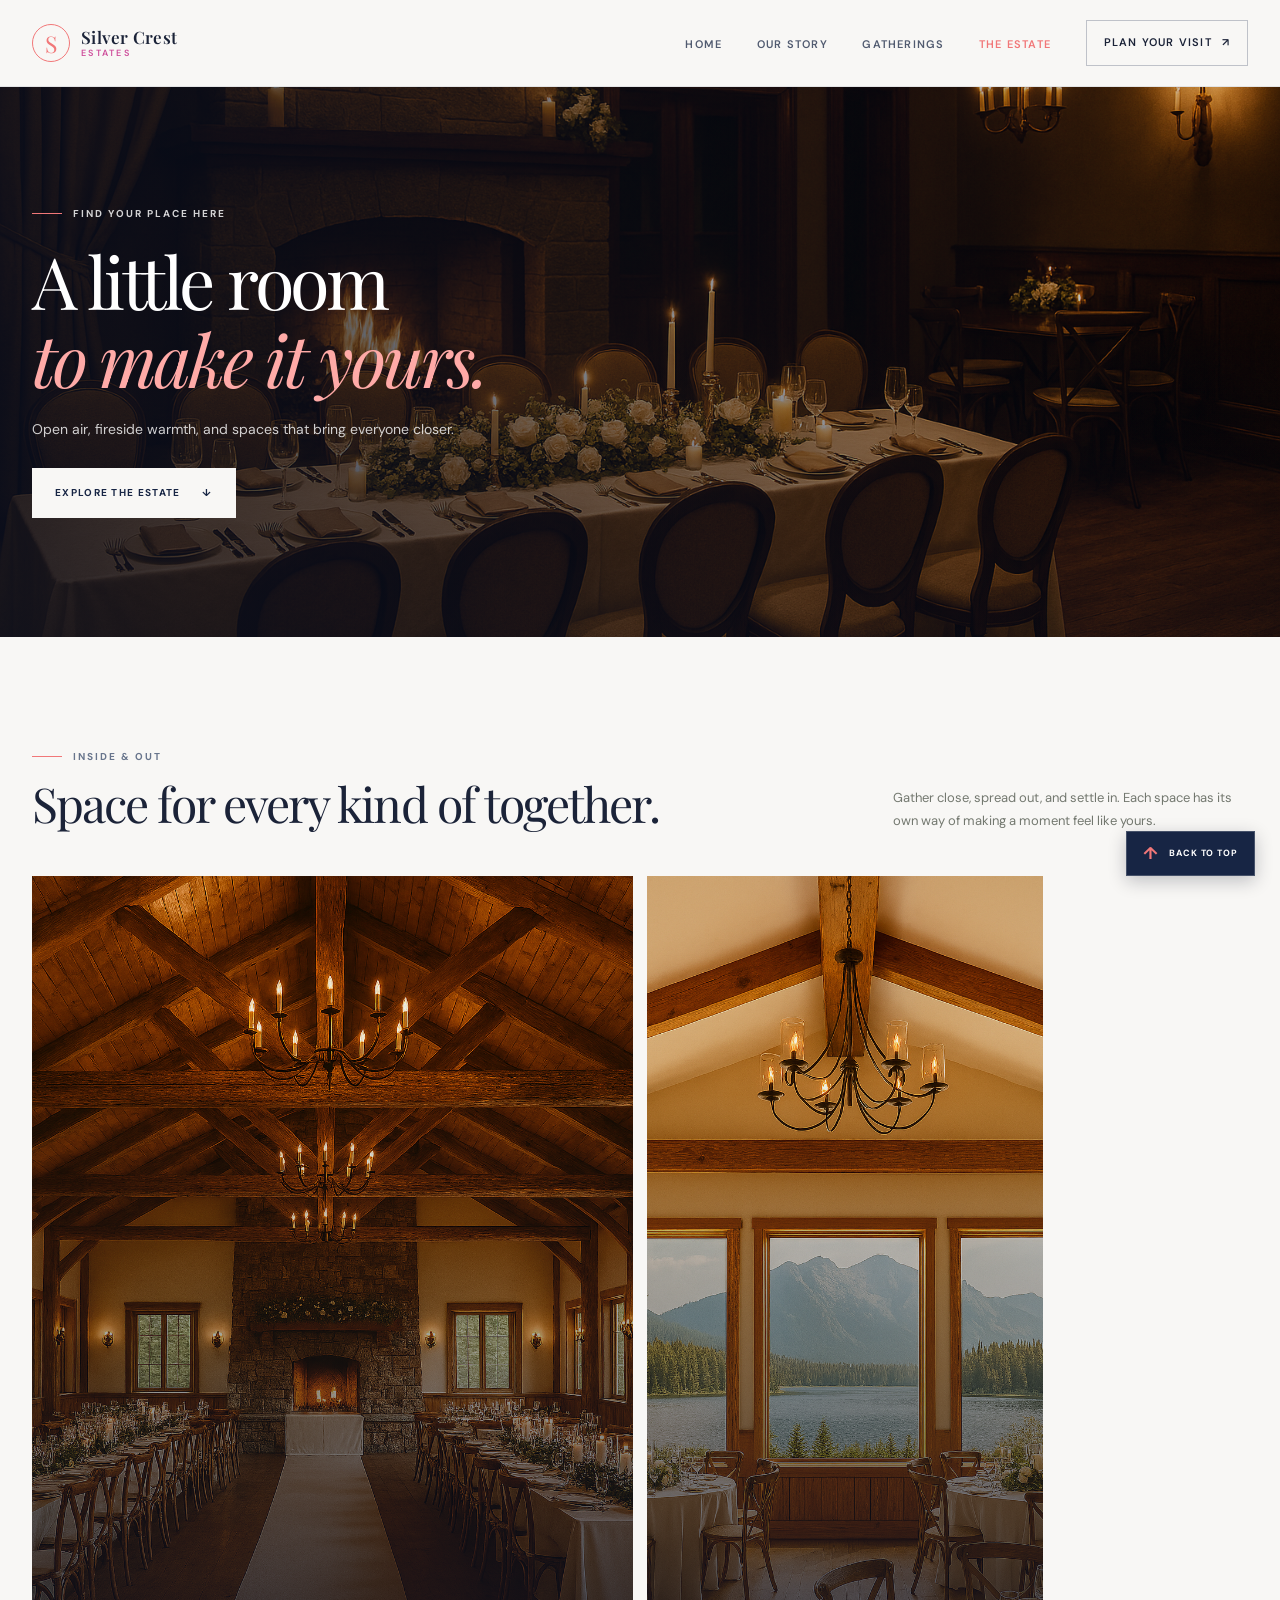
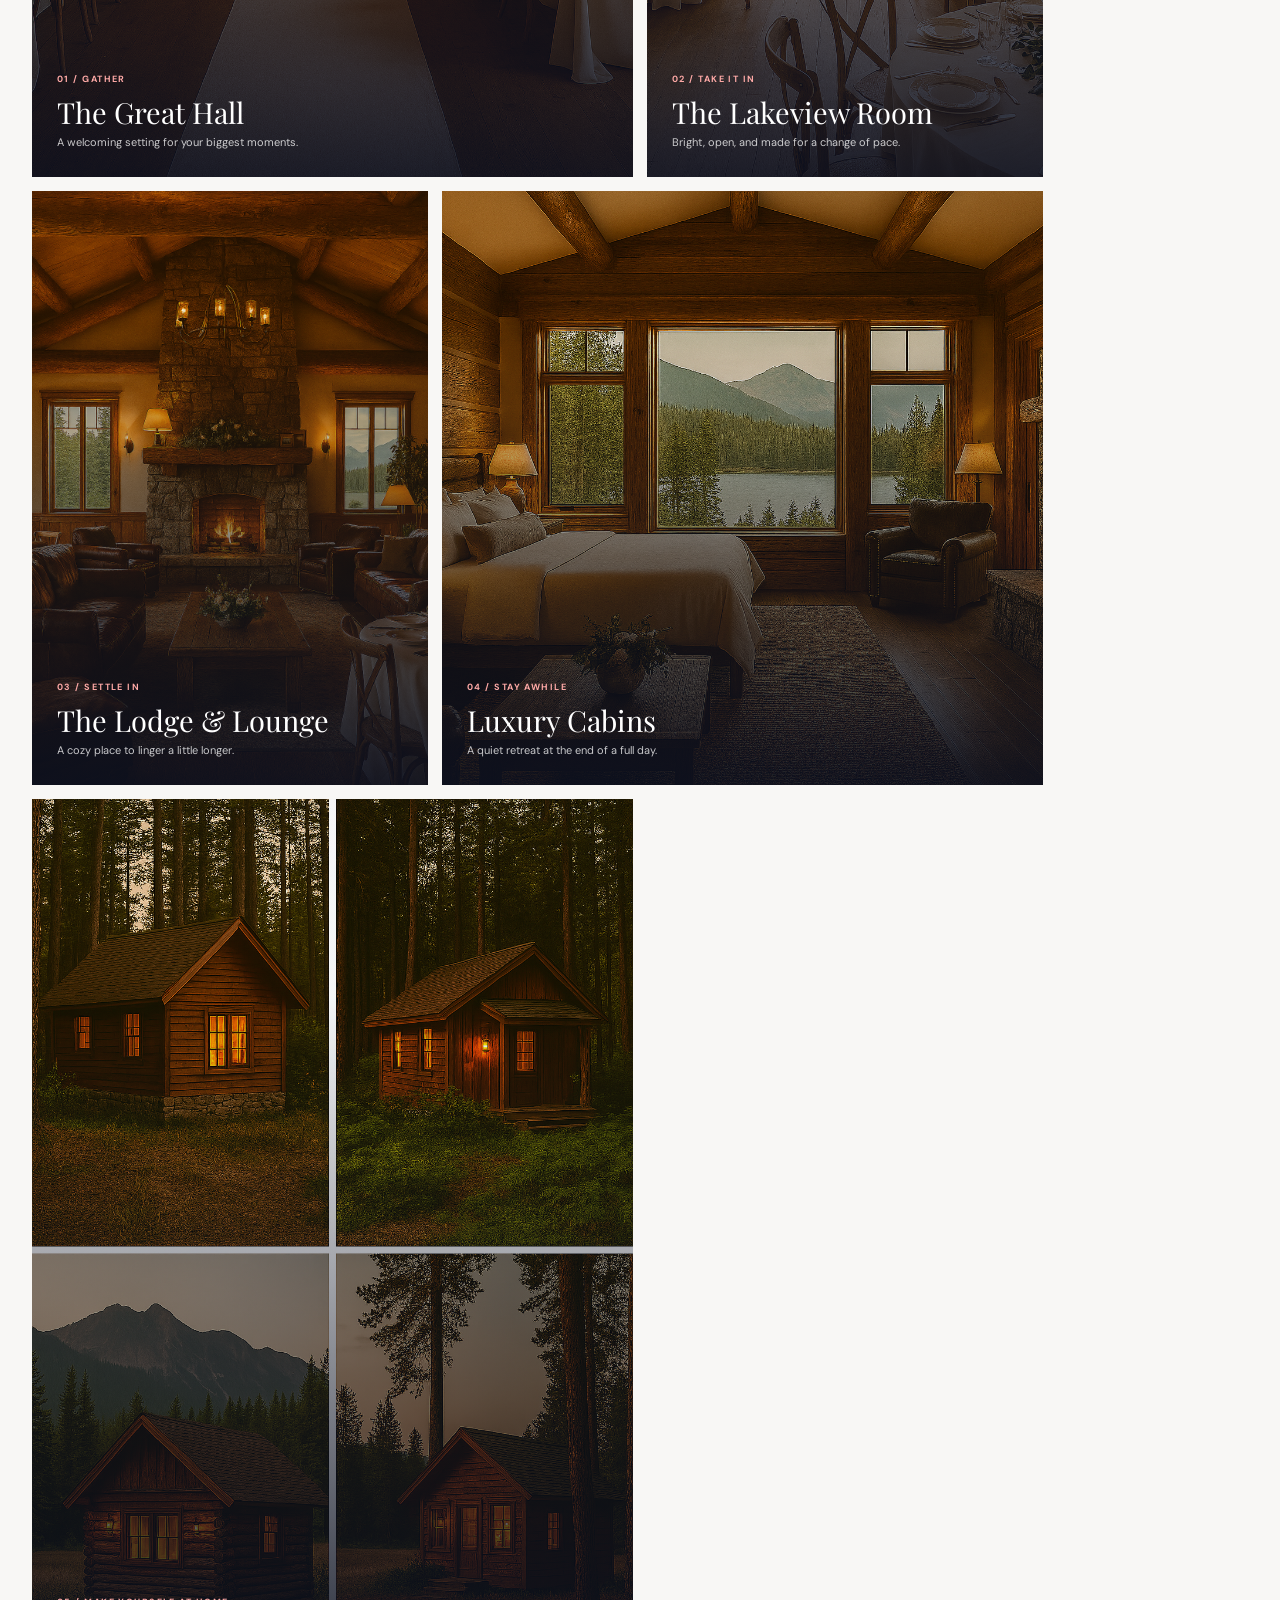
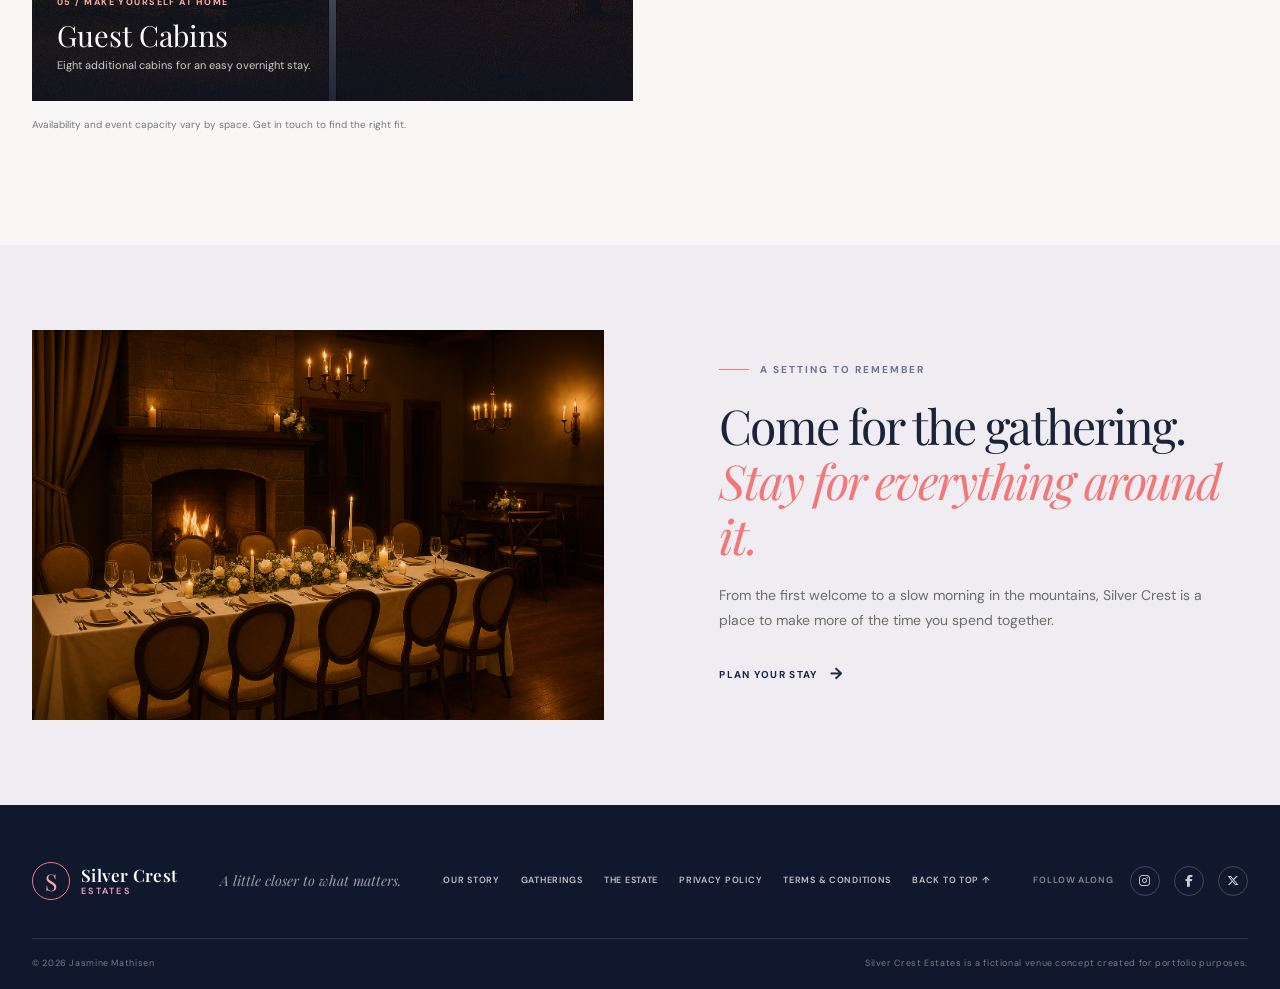
<file: spaces.html>
<!DOCTYPE html>
<html lang="en">
<head>
  <meta charset="UTF-8">
  <meta name="viewport" content="width=device-width, initial-scale=1.0">
  <meta name="description" content="Explore the great hall, lodge, lakeview room, and mountain cabins at Silver Crest Estates.">
  <title>The Estate | Silver Crest Estates</title>
  <link rel="preconnect" href="https://fonts.googleapis.com">
  <link rel="preconnect" href="https://fonts.gstatic.com" crossorigin>
  <link href="https://fonts.googleapis.com/css2?family=DM+Sans:wght@400;500;600;700&family=Playfair+Display:wght@400;500;600;700&display=swap" rel="stylesheet">
  <link rel="stylesheet" href="https://cdnjs.cloudflare.com/ajax/libs/font-awesome/6.7.2/css/all.min.css">
  <link rel="icon" type="image/svg+xml" href="images/silver-crest-mark.svg">
  <link rel="stylesheet" href="styles.css">
</head>
<body id="top">
  <a class="skip-link" href="#main-content">Skip to content</a>
  <header class="site-header">
    <div class="container">
      <nav class="site-nav" aria-label="Main navigation">
        <a class="brand" href="index.html" aria-label="Silver Crest Estates home">
          <span class="brand-mark" aria-hidden="true">S</span>
          <span class="brand-name">Silver Crest <span>Estates</span></span>
        </a>
        <input type="checkbox" id="menu-toggle" aria-label="Toggle navigation">
        <label for="menu-toggle" class="hamburger" aria-hidden="true"><span></span><span></span><span></span></label>
        <ul id="nav-menu">
          <li><a href="index.html">Home</a></li>
          <li><a href="about.html">Our story</a></li>
          <li><a href="events.html">Gatherings</a></li>
          <li><a href="spaces.html" class="active" aria-current="page">The estate</a></li>
          <li><a href="index.html#contact" class="nav-cta">Plan your visit <span aria-hidden="true">↗</span></a></li>
        </ul>
      </nav>
    </div>
  </header>

  <main id="main-content">
    <section class="page-hero estate-hero" aria-labelledby="page-heading">
      <div class="page-hero-shade"></div>
      <div class="container page-hero-content">
        <p class="eyebrow eyebrow-light"><span></span> Find your place here</p>
        <h1 id="page-heading">A little room<br><em>to make it yours.</em></h1>
        <p>Open air, fireside warmth, and spaces that bring everyone closer.</p>
        <a href="#estate-content" class="button button-light">Explore the estate <span aria-hidden="true">↓</span></a>
      </div>
    </section>

    <section class="estate-section section-pad" id="estate-content" aria-labelledby="estate-heading">
      <div class="container">
        <div class="section-heading estate-heading">
          <div>
            <p class="eyebrow"><span></span> Inside &amp; out</p>
            <h2 id="estate-heading">Space for every kind of together.</h2>
          </div>
          <p class="section-heading-note">Gather close, spread out, and settle in. Each space has its own way of making a moment feel like yours.</p>
        </div>

        <div class="space-grid">
          <article class="space-card space-card-large">
            <img src="images/Great-Halll.png" alt="The Great Hall, ready to welcome a celebration" loading="lazy">
            <div class="space-overlay"><span>01 / Gather</span><h3>The Great Hall</h3><p>A welcoming setting for your biggest moments.</p></div>
          </article>
          <article class="space-card">
            <img src="images/LakeView-Room.png" alt="The light-filled Lakeview Room" loading="lazy">
            <div class="space-overlay"><span>02 / Take it in</span><h3>The Lakeview Room</h3><p>Bright, open, and made for a change of pace.</p></div>
          </article>
          <article class="space-card">
            <img src="images/Lodge-Lounge.png" alt="The comfortable Lodge and Lounge" loading="lazy">
            <div class="space-overlay"><span>03 / Settle in</span><h3>The Lodge &amp; Lounge</h3><p>A cozy place to linger a little longer.</p></div>
          </article>
          <article class="space-card">
            <img src="images/Luxary Cabin.png" alt="A private cabin tucked into the estate" loading="lazy">
            <div class="space-overlay"><span>04 / Stay awhile</span><h3>Luxury Cabins</h3><p>A quiet retreat at the end of a full day.</p></div>
          </article>
          <article class="space-card">
            <img src="images/Smaller Cabins.png" alt="Guest cabins among the trees" loading="lazy">
            <div class="space-overlay"><span>05 / Make yourself at home</span><h3>Guest Cabins</h3><p>Eight additional cabins for an easy overnight stay.</p></div>
          </article>
        </div>
        <p class="table-note">Availability and event capacity vary by space. Get in touch to find the right fit.</p>
      </div>
    </section>

    <section class="estate-note-section">
      <div class="container estate-note">
        <img src="images/Weddingtable.png" alt="An intimate event table set among the estate's natural surroundings" loading="lazy">
        <div>
          <p class="eyebrow"><span></span> A setting to remember</p>
          <h2>Come for the gathering.<br><em>Stay for everything around it.</em></h2>
          <p>From the first welcome to a slow morning in the mountains, Silver Crest is a place to make more of the time you spend together.</p>
          <a href="index.html#contact" class="text-link">Plan your stay <span aria-hidden="true">→</span></a>
        </div>
      </div>
    </section>
  </main>

  <footer class="site-footer">
    <div class="container footer-main">
      <a class="brand brand-footer" href="index.html">
        <span class="brand-mark" aria-hidden="true">S</span>
        <span class="brand-name">Silver Crest <span>Estates</span></span>
      </a>
      <p>A little closer to what matters.</p>
      <div class="footer-links">
        <a href="about.html">Our story</a>
        <a href="events.html">Gatherings</a>
        <a href="spaces.html">The estate</a>
        <a href="privacy.html">Privacy policy</a>
        <a href="terms.html">Terms &amp; conditions</a>
        <a href="#top">Back to top ↑</a>
      </div>
      <div class="footer-social">
        <span>Follow along</span>
        <a href="https://www.instagram.com/" target="_blank" rel="noopener noreferrer" aria-label="Instagram"><i class="fa-brands fa-instagram" aria-hidden="true"></i></a>
        <a href="https://www.facebook.com/" target="_blank" rel="noopener noreferrer" aria-label="Facebook"><i class="fa-brands fa-facebook-f" aria-hidden="true"></i></a>
        <a href="https://x.com/" target="_blank" rel="noopener noreferrer" aria-label="X"><i class="fa-brands fa-x-twitter" aria-hidden="true"></i></a>
      </div>
    </div>
    <div class="container footer-bottom">
      <span>© 2026 Jasmine Mathisen</span>
      <span>Silver Crest Estates is a fictional venue concept created for portfolio purposes.</span>
    </div>
  </footer>
  <a class="back-to-top-button" href="#top"><span aria-hidden="true">↑</span><span>Back to top</span></a>
</body>
</html>
</file>
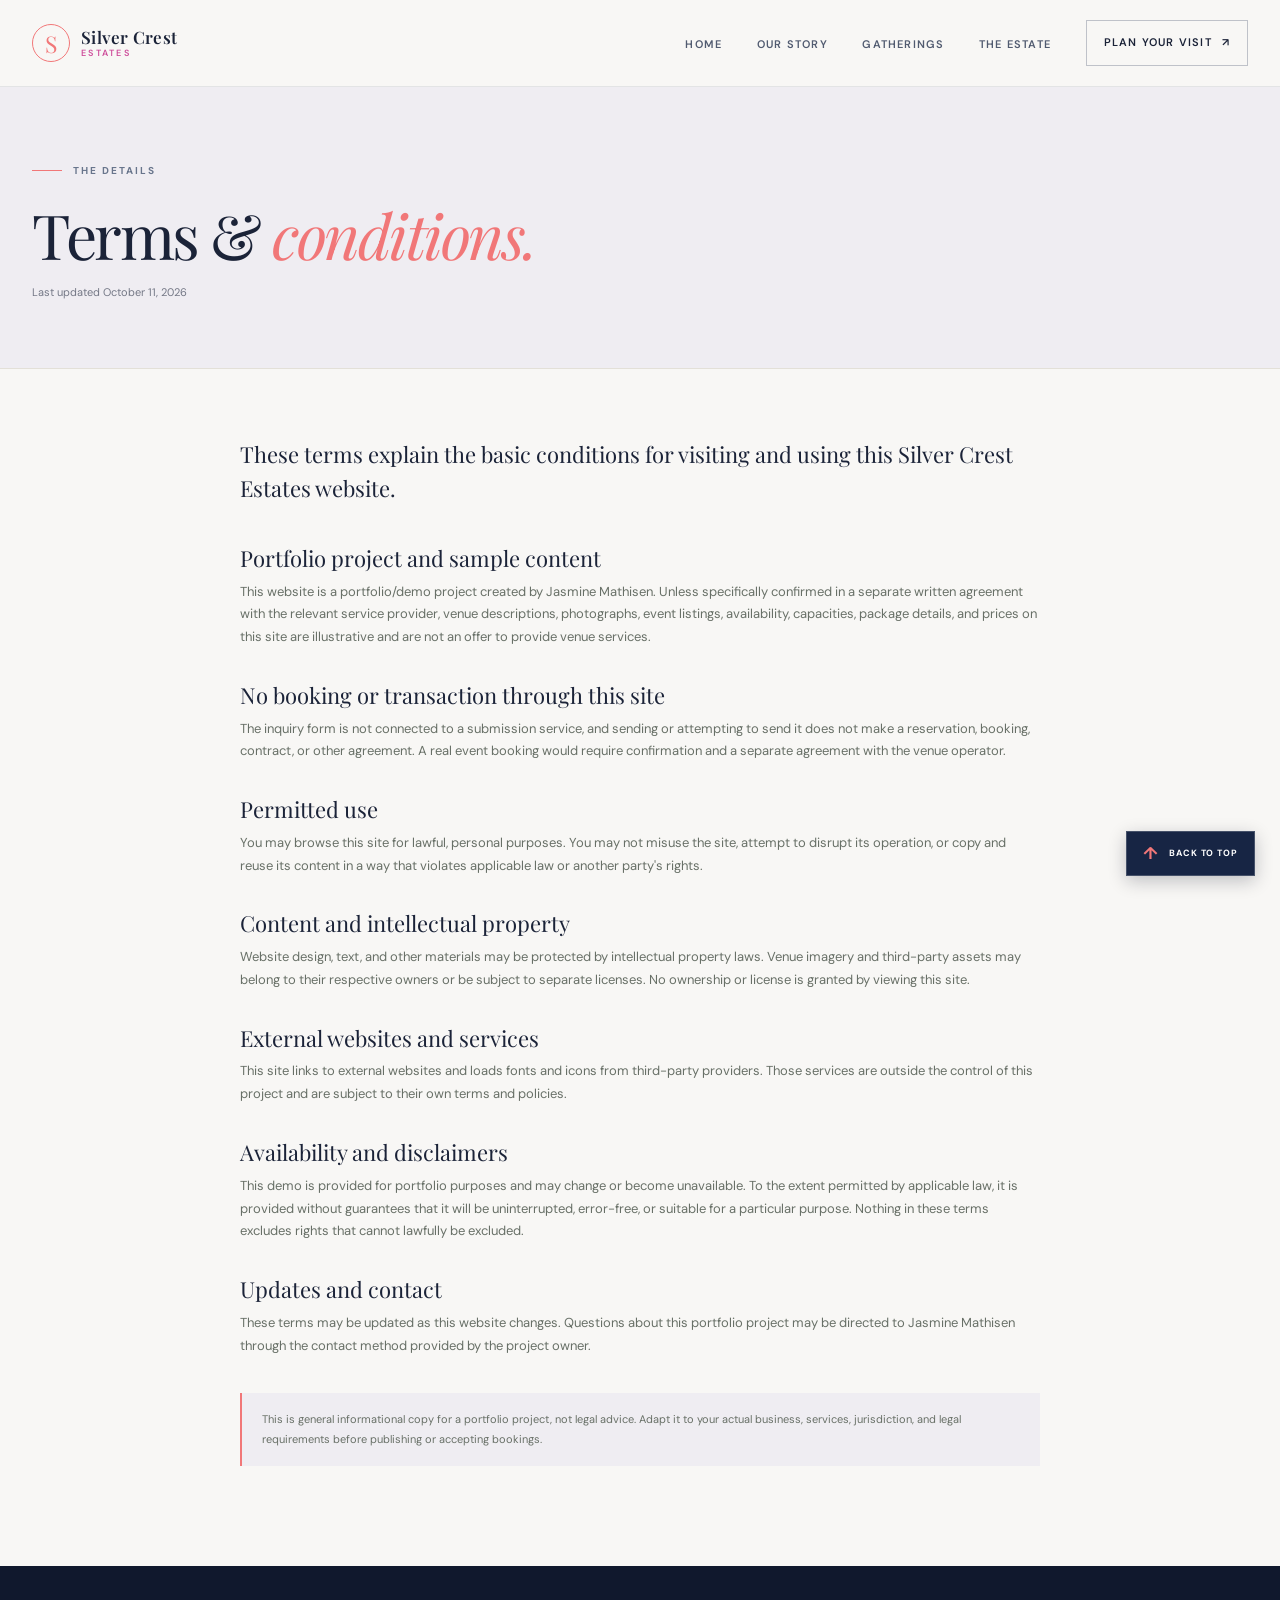
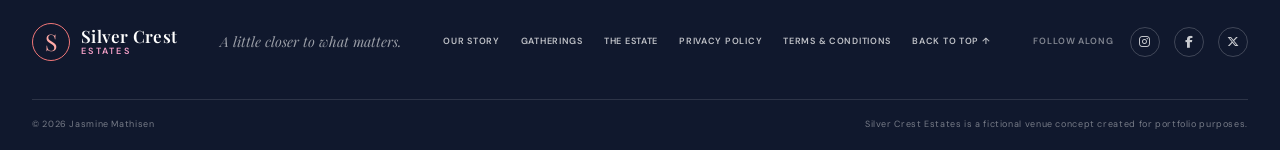
<file: terms.html>
<!DOCTYPE html>
<html lang="en">
<head>
  <meta charset="UTF-8">
  <meta name="viewport" content="width=device-width, initial-scale=1.0">
  <meta name="description" content="Read the terms and conditions for using the Silver Crest Estates website.">
  <title>Terms &amp; Conditions | Silver Crest Estates</title>
  <link rel="preconnect" href="https://fonts.googleapis.com">
  <link rel="preconnect" href="https://fonts.gstatic.com" crossorigin>
  <link href="https://fonts.googleapis.com/css2?family=DM+Sans:wght@400;500;600;700&family=Playfair+Display:wght@400;500;600;700&display=swap" rel="stylesheet">
  <link rel="stylesheet" href="https://cdnjs.cloudflare.com/ajax/libs/font-awesome/6.7.2/css/all.min.css">
  <link rel="icon" type="image/svg+xml" href="images/silver-crest-mark.svg">
  <link rel="stylesheet" href="styles.css">
</head>
<body id="top">
  <a class="skip-link" href="#main-content">Skip to content</a>
  <header class="site-header">
    <div class="container">
      <nav class="site-nav" aria-label="Main navigation">
        <a class="brand" href="index.html" aria-label="Silver Crest Estates home">
          <span class="brand-mark" aria-hidden="true">S</span>
          <span class="brand-name">Silver Crest <span>Estates</span></span>
        </a>
        <input type="checkbox" id="menu-toggle" aria-label="Toggle navigation">
        <label for="menu-toggle" class="hamburger" aria-hidden="true"><span></span><span></span><span></span></label>
        <ul id="nav-menu">
          <li><a href="index.html">Home</a></li>
          <li><a href="about.html">Our story</a></li>
          <li><a href="events.html">Gatherings</a></li>
          <li><a href="spaces.html">The estate</a></li>
          <li><a href="index.html#contact" class="nav-cta">Plan your visit <span aria-hidden="true">↗</span></a></li>
        </ul>
      </nav>
    </div>
  </header>

  <main id="main-content">
    <section class="legal-hero" aria-labelledby="page-heading">
      <div class="container">
        <p class="eyebrow"><span></span> The details</p>
        <h1 id="page-heading">Terms &amp; <em>conditions.</em></h1>
        <p>Last updated October 11, 2026</p>
      </div>
    </section>
    <section class="legal-section">
      <div class="container legal-content">
        <p class="legal-intro">These terms explain the basic conditions for visiting and using this Silver Crest Estates website.</p>

        <h2>Portfolio project and sample content</h2>
        <p>This website is a portfolio/demo project created by Jasmine Mathisen. Unless specifically confirmed in a separate written agreement with the relevant service provider, venue descriptions, photographs, event listings, availability, capacities, package details, and prices on this site are illustrative and are not an offer to provide venue services.</p>

        <h2>No booking or transaction through this site</h2>
        <p>The inquiry form is not connected to a submission service, and sending or attempting to send it does not make a reservation, booking, contract, or other agreement. A real event booking would require confirmation and a separate agreement with the venue operator.</p>

        <h2>Permitted use</h2>
        <p>You may browse this site for lawful, personal purposes. You may not misuse the site, attempt to disrupt its operation, or copy and reuse its content in a way that violates applicable law or another party's rights.</p>

        <h2>Content and intellectual property</h2>
        <p>Website design, text, and other materials may be protected by intellectual property laws. Venue imagery and third-party assets may belong to their respective owners or be subject to separate licenses. No ownership or license is granted by viewing this site.</p>

        <h2>External websites and services</h2>
        <p>This site links to external websites and loads fonts and icons from third-party providers. Those services are outside the control of this project and are subject to their own terms and policies.</p>

        <h2>Availability and disclaimers</h2>
        <p>This demo is provided for portfolio purposes and may change or become unavailable. To the extent permitted by applicable law, it is provided without guarantees that it will be uninterrupted, error-free, or suitable for a particular purpose. Nothing in these terms excludes rights that cannot lawfully be excluded.</p>

        <h2>Updates and contact</h2>
        <p>These terms may be updated as this website changes. Questions about this portfolio project may be directed to Jasmine Mathisen through the contact method provided by the project owner.</p>

        <p class="legal-disclaimer">This is general informational copy for a portfolio project, not legal advice. Adapt it to your actual business, services, jurisdiction, and legal requirements before publishing or accepting bookings.</p>
      </div>
    </section>
  </main>

  <footer class="site-footer">
    <div class="container footer-main">
      <a class="brand brand-footer" href="index.html">
        <span class="brand-mark" aria-hidden="true">S</span>
        <span class="brand-name">Silver Crest <span>Estates</span></span>
      </a>
      <p>A little closer to what matters.</p>
      <div class="footer-links">
        <a href="about.html">Our story</a>
        <a href="events.html">Gatherings</a>
        <a href="spaces.html">The estate</a>
        <a href="privacy.html">Privacy policy</a>
        <a href="terms.html">Terms &amp; conditions</a>
        <a href="#top">Back to top ↑</a>
      </div>
      <div class="footer-social">
        <span>Follow along</span>
        <a href="https://www.instagram.com/" target="_blank" rel="noopener noreferrer" aria-label="Instagram"><i class="fa-brands fa-instagram" aria-hidden="true"></i></a>
        <a href="https://www.facebook.com/" target="_blank" rel="noopener noreferrer" aria-label="Facebook"><i class="fa-brands fa-facebook-f" aria-hidden="true"></i></a>
        <a href="https://x.com/" target="_blank" rel="noopener noreferrer" aria-label="X"><i class="fa-brands fa-x-twitter" aria-hidden="true"></i></a>
      </div>
    </div>
    <div class="container footer-bottom">
      <span>© 2026 Jasmine Mathisen</span>
      <span>Silver Crest Estates is a fictional venue concept created for portfolio purposes.</span>
    </div>
  </footer>
  <a class="back-to-top-button" href="#top"><span aria-hidden="true">↑</span><span>Back to top</span></a>
</body>
</html>
</file>
<file: styles.css>
:root {
  color-scheme: light;
  --ink: #1b2338;
  --forest: #172544;
  --forest-dark: #0b1020;
  --sage: #68758c;
  --clay: #f17778;
  --fuchsia: #ce4e9b;
  --paper: #f8f7f5;
  --stone: #efedf2;
  --white: #fff;
  --muted: #747886;
  --serif: "Playfair Display", Georgia, serif;
  --sans: "DM Sans", Arial, sans-serif;
}

* {
  box-sizing: border-box;
  margin: 0;
  padding: 0;
}

html {
  scroll-behavior: smooth;
  scroll-padding-top: 6rem;
}

body {
  background: var(--paper);
  color: var(--ink);
  font-family: var(--sans);
  font-size: 15px;
  line-height: 1.75;
  -webkit-font-smoothing: antialiased;
}

img {
  display: block;
  max-width: 100%;
}

a {
  color: inherit;
}

a:focus-visible,
button:focus-visible,
input:focus-visible,
select:focus-visible,
textarea:focus-visible {
  outline: 2px solid var(--clay);
  outline-offset: 4px;
}

.skip-link {
  position: fixed;
  z-index: 100;
  top: 10px;
  left: 10px;
  padding: 10px 16px;
  background: var(--paper);
  color: var(--forest);
  font-size: 12px;
  font-weight: 700;
  text-decoration: none;
  transform: translateY(-160%);
}

.skip-link:focus {
  transform: translateY(0);
}

.container {
  width: min(100% - 64px, 1240px);
  margin-inline: auto;
}

.section-pad {
  padding-block: 112px;
}

.site-header {
  position: sticky;
  top: 0;
  z-index: 20;
  background: rgba(248, 247, 245, 0.97);
  border-bottom: 1px solid rgba(23, 37, 68, 0.09);
  backdrop-filter: blur(14px);
}

.site-header > .container {
  position: relative;
}

.site-nav {
  display: flex;
  min-height: 86px;
  align-items: center;
  justify-content: space-between;
  gap: 32px;
}

.brand {
  display: inline-flex;
  flex-shrink: 0;
  align-items: center;
  gap: 11px;
  color: var(--ink);
  text-decoration: none;
}

.brand-mark {
  display: grid;
  width: 38px;
  height: 38px;
  place-items: center;
  border: 1px solid var(--clay);
  border-radius: 50%;
  color: var(--clay);
  font-family: var(--serif);
  font-size: 23px;
  line-height: 1;
}

.brand-name {
  display: flex;
  flex-direction: column;
  font-family: var(--serif);
  font-size: 17px;
  font-weight: 600;
  letter-spacing: 0.015em;
  line-height: 1.15;
}

.brand-name span {
  color: var(--fuchsia);
  font-family: var(--sans);
  font-size: 9px;
  font-weight: 600;
  letter-spacing: 0.25em;
  text-transform: uppercase;
}

#menu-toggle {
  position: absolute;
  top: 30px;
  right: 0;
  width: 1px;
  height: 1px;
  opacity: 0;
}

.hamburger {
  display: none;
}

#nav-menu {
  display: flex;
  align-items: center;
  gap: clamp(19px, 2.7vw, 38px);
  list-style: none;
}

#nav-menu a {
  color: #515b70;
  font-size: 11px;
  font-weight: 600;
  letter-spacing: 0.11em;
  text-decoration: none;
  text-transform: uppercase;
  transition: color 180ms ease;
}

#nav-menu a:hover,
#nav-menu a.active {
  color: var(--clay);
}

#nav-menu .nav-cta {
  display: inline-flex;
  align-items: center;
  gap: 10px;
  padding: 12px 17px;
  border: 1px solid rgba(23, 37, 68, 0.25);
  color: var(--ink);
}

#nav-menu .nav-cta:hover {
  border-color: var(--forest);
  background: var(--forest);
  color: var(--white);
}

.home-hero,
.page-hero {
  position: relative;
  display: flex;
  overflow: hidden;
  align-items: center;
  background-color: var(--forest);
  background-position: center;
  background-size: cover;
  color: var(--white);
}

.home-hero {
  min-height: min(760px, calc(100svh - 86px));
  background-image: url("images/Ranch.png");
}

.hero-shade,
.page-hero-shade {
  position: absolute;
  inset: 0;
  background: linear-gradient(90deg, rgba(11, 16, 32, 0.78) 0%, rgba(11, 16, 32, 0.43) 53%, rgba(11, 16, 32, 0.06) 100%),
    linear-gradient(0deg, rgba(11, 16, 32, 0.34), transparent 35%);
}

.hero-inner {
  position: relative;
  display: flex;
  min-height: min(760px, calc(100svh - 86px));
  flex-direction: column;
  align-items: flex-start;
  justify-content: center;
  padding-block: 95px;
}

.hero-copy {
  max-width: 680px;
  padding-bottom: 22px;
}

.eyebrow {
  display: flex;
  align-items: center;
  gap: 11px;
  margin-bottom: 21px;
  color: var(--sage);
  font-size: 10px;
  font-weight: 700;
  letter-spacing: 0.2em;
  line-height: 1.5;
  text-transform: uppercase;
}

.eyebrow > span {
  width: 30px;
  height: 1px;
  background: var(--clay);
}

.eyebrow-light {
  color: rgba(255, 255, 255, 0.82);
}

h1,
h2,
h3,
blockquote {
  font-family: var(--serif);
  font-weight: 400;
}

.hero-copy h1,
.page-hero h1 {
  max-width: 720px;
  font-size: clamp(48px, 7.1vw, 88px);
  letter-spacing: -0.045em;
  line-height: 1.08;
}

.hero-copy h1 em,
.page-hero h1 em,
.welcome-copy h2 em,
.contact-copy h2 em,
.closing-cta h2 em,
.story-copy h2 em,
.estate-note h2 em {
  color: #ffaaa7;
  font-weight: 400;
}

.hero-description {
  max-width: 455px;
  margin-top: 23px;
  color: rgba(255, 255, 255, 0.82);
  font-size: 15px;
}

.hero-actions {
  display: flex;
  flex-wrap: wrap;
  align-items: center;
  gap: 27px;
  margin-top: 32px;
}

.button {
  display: inline-flex;
  min-height: 50px;
  align-items: center;
  justify-content: center;
  gap: 22px;
  padding: 0 22px;
  border: 1px solid transparent;
  border-radius: 0;
  cursor: pointer;
  font-family: var(--sans);
  font-size: 10px;
  font-weight: 700;
  letter-spacing: 0.13em;
  text-decoration: none;
  text-transform: uppercase;
  transition: background 180ms ease, color 180ms ease, border-color 180ms ease, transform 180ms ease;
}

.button:hover {
  transform: translateY(-2px);
}

.button-light {
  background: var(--paper);
  color: var(--forest);
}

.button-light:hover {
  border-color: var(--paper);
  background: transparent;
  color: var(--white);
}

.text-link {
  display: inline-flex;
  align-items: center;
  gap: 12px;
  color: var(--forest);
  font-size: 10px;
  font-weight: 700;
  letter-spacing: 0.13em;
  text-decoration: none;
  text-transform: uppercase;
}

.text-link span,
.card-link span {
  font-size: 16px;
  transition: transform 180ms ease;
}

.text-link:hover span,
.card-link:hover span {
  transform: translateX(4px);
}

.highlight-grid,
.package-grid {
  display: grid;
  grid-template-columns: repeat(3, 1fr);
  gap: 16px;
}

.highlight-card {
  display: flex;
  min-height: 235px;
  flex-direction: column;
  justify-content: space-between;
  padding: 25px;
  border: 1px solid #e4e1d8;
  background: #fbfaf7;
}

.highlight-date {
  display: flex;
  align-items: baseline;
  gap: 8px;
  color: var(--forest);
  font-family: var(--serif);
  font-size: 27px;
  line-height: 1.2;
}

.highlight-date span {
  color: var(--clay);
  font-family: var(--sans);
  font-size: 9px;
  font-weight: 700;
  letter-spacing: 0.16em;
}

.highlight-type {
  margin-block: 16px 5px;
  color: var(--fuchsia);
  font-size: 9px;
  font-weight: 700;
  letter-spacing: 0.14em;
  text-transform: uppercase;
}

.highlight-card h3,
.package-card h3 {
  font-size: 22px;
  line-height: 1.3;
}

.highlight-card > div > p:last-child,
.package-card > p:not(.package-index, .package-price) {
  margin-top: 7px;
  color: var(--muted);
  font-size: 11px;
}

.highlight-card .text-link {
  justify-content: space-between;
  margin-top: 20px;
  padding-top: 13px;
  border-top: 1px solid #e5e2db;
  font-size: 9px;
}

.package-card {
  min-height: 240px;
  padding: 29px;
  border: 1px solid rgba(23, 37, 68, 0.16);
  background: rgba(255, 255, 255, 0.38);
}

.package-card-featured {
  border-color: var(--forest);
  background: var(--forest);
  color: var(--white);
}

.package-index {
  margin-bottom: 24px;
  color: var(--clay);
  font-size: 9px;
  font-weight: 700;
  letter-spacing: 0.14em;
  text-transform: uppercase;
}

.package-card-featured .package-index {
  color: #ffaaa7;
}

.package-card h3 {
  font-size: 25px;
}

.package-card > p:not(.package-index, .package-price) {
  color: var(--muted);
}

.package-card-featured > p:not(.package-index, .package-price) {
  color: rgba(255, 255, 255, 0.67);
}

.package-price {
  display: flex;
  align-items: baseline;
  gap: 8px;
  margin-top: 22px;
  padding-top: 14px;
  border-top: 1px solid rgba(23, 37, 68, 0.16);
  font-family: var(--serif);
  font-size: 25px;
}

.package-card-featured .package-price {
  border-color: rgba(255, 255, 255, 0.2);
}

.package-price span {
  color: var(--muted);
  font-family: var(--sans);
  font-size: 9px;
  letter-spacing: 0.08em;
  text-transform: uppercase;
}

.package-card-featured .package-price span {
  color: rgba(255, 255, 255, 0.62);
}

.text-link-light {
  color: var(--white);
}

.hero-caption {
  position: absolute;
  right: 0;
  bottom: 34px;
  color: rgba(255, 255, 255, 0.75);
  font-size: 10px;
  letter-spacing: 0.11em;
  text-transform: uppercase;
}

.hero-scroll {
  position: absolute;
  bottom: 0;
  left: 50%;
  display: flex;
  align-items: center;
  gap: 11px;
  color: rgba(255, 255, 255, 0.8);
  font-size: 9px;
  letter-spacing: 0.16em;
  text-decoration: none;
  text-transform: uppercase;
  transform: translateX(-50%);
}

.hero-scroll span {
  width: 1px;
  height: 27px;
  background: rgba(255, 255, 255, 0.65);
}

.welcome-grid,
.story-grid,
.estate-note {
  display: grid;
  grid-template-columns: 1fr 0.83fr;
  align-items: center;
  gap: clamp(55px, 9vw, 130px);
}

.welcome-image-wrap,
.story-image-wrap {
  position: relative;
  padding: 0 0 23px 23px;
}

.welcome-image-wrap::before,
.story-image-wrap::before {
  position: absolute;
  z-index: 0;
  top: 23px;
  right: 23px;
  bottom: 0;
  left: 0;
  border: 1px solid rgba(206, 78, 155, 0.4);
  content: "";
}

.welcome-image,
.story-image-wrap img {
  position: relative;
  z-index: 1;
  width: 100%;
  height: 485px;
  object-fit: cover;
}

.image-note {
  position: absolute;
  z-index: 2;
  right: 0;
  bottom: 0;
  padding: 13px 18px;
  background: var(--forest);
  color: var(--white);
  font-family: var(--serif);
  font-size: 13px;
  font-style: italic;
}

.welcome-copy h2,
.contact-copy h2,
.closing-cta h2,
.story-copy h2,
.estate-note h2 {
  margin-bottom: 20px;
  font-size: clamp(38px, 4.7vw, 57px);
  letter-spacing: -0.04em;
  line-height: 1.15;
}

.welcome-copy h2 em,
.story-copy h2 em,
.estate-note h2 em {
  color: var(--clay);
}

.welcome-copy > p:not(.eyebrow),
.story-copy > p:not(.eyebrow),
.estate-note > div > p:not(.eyebrow) {
  max-width: 500px;
  margin-bottom: 19px;
  color: #687067;
  font-size: 14px;
}

.welcome-copy .text-link,
.story-copy .text-link,
.estate-note .text-link {
  margin-top: 9px;
}

.welcome-details {
  display: flex;
  justify-content: space-between;
  gap: 12px;
  margin-top: 52px;
  padding-top: 21px;
  border-top: 1px solid #d9d8df;
}

.welcome-details > div {
  display: flex;
  align-items: center;
  gap: 11px;
}

.welcome-details strong {
  color: var(--clay);
  font-family: var(--serif);
  font-size: 22px;
  font-weight: 400;
}

.welcome-details div span {
  color: #727788;
  font-size: 9px;
  line-height: 1.5;
  text-transform: uppercase;
}

.gatherings-section,
.values-section,
.event-types-section {
  background: var(--stone);
}

.upcoming-section {
  background: var(--paper);
}

.packages-section {
  background: var(--stone);
}

.section-heading {
  display: flex;
  align-items: flex-end;
  justify-content: space-between;
  gap: 35px;
  margin-bottom: 42px;
}

.section-heading .eyebrow {
  margin-bottom: 11px;
}

.section-heading h2 {
  font-size: clamp(34px, 4vw, 48px);
  letter-spacing: -0.04em;
  line-height: 1.2;
}

.section-heading > .text-link {
  flex-shrink: 0;
  margin-bottom: 9px;
}

.section-heading-note {
  max-width: 355px;
  color: #73786f;
  font-size: 13px;
}

.gathering-grid {
  display: grid;
  grid-template-columns: repeat(3, 1fr);
  gap: 16px;
}

.gathering-card {
  position: relative;
  display: flex;
  min-height: 420px;
  align-items: flex-end;
  overflow: hidden;
  background-color: var(--forest);
  background-position: center;
  background-size: cover;
  color: var(--white);
}

.gathering-card::before {
  position: absolute;
  inset: 0;
  background: linear-gradient(0deg, rgba(11, 16, 32, 0.9), rgba(11, 16, 32, 0.02) 75%);
  content: "";
  transition: background 220ms ease;
}

.gathering-card:hover::before {
  background: linear-gradient(0deg, rgba(11, 16, 32, 0.96), rgba(11, 16, 32, 0.17) 85%);
}

.gathering-wedding {
  background-image: url("images/Weddingtable.png");
}

.gathering-retreat {
  background-image: url("images/NeutralEvent.png");
}

.gathering-estate {
  background-image: url("images/Lake-Cabin.png");
}

.gathering-card-content {
  position: relative;
  width: 100%;
  padding: 30px;
}

.card-kicker {
  color: #f5b1d2;
  font-size: 9px;
  font-weight: 700;
  letter-spacing: 0.16em;
  text-transform: uppercase;
}

.gathering-card h3 {
  margin: 13px 0 19px;
  font-size: 30px;
  line-height: 1.2;
}

.card-link {
  display: inline-flex;
  align-items: center;
  gap: 12px;
  color: var(--white);
  font-size: 9px;
  font-weight: 700;
  letter-spacing: 0.12em;
  text-decoration: none;
  text-transform: uppercase;
}

.quote-section {
  padding: 89px 0 94px;
  background: var(--forest);
  color: var(--white);
  text-align: center;
}

.quote-inner {
  max-width: 810px;
}

.quote-section blockquote {
  quotes: none;
  font-size: clamp(30px, 4.3vw, 48px);
  letter-spacing: -0.025em;
  line-height: 1.35;
}

.quote-section blockquote::before,
.quote-section blockquote::after {
  content: none;
}

.quote-section p {
  margin-top: 25px;
  color: var(--clay);
  font-size: 9px;
  font-weight: 700;
  letter-spacing: 0.2em;
}

.contact-section,
.closing-cta {
  background: var(--forest-dark);
  color: var(--white);
}

.contact-grid {
  display: grid;
  grid-template-columns: 0.85fr 1fr;
  gap: clamp(45px, 9vw, 130px);
}

.contact-copy h2,
.closing-cta h2 {
  margin-bottom: 18px;
}

.contact-copy > p:not(.eyebrow) {
  max-width: 400px;
  color: rgba(255, 255, 255, 0.7);
}

.contact-copy .contact-aside {
  margin-top: 38px;
  color: #ffaaa7 !important;
  font-size: 10px;
  letter-spacing: 0.12em;
  text-transform: uppercase;
}

.inquiry-form {
  padding-top: 4px;
}

.form-row {
  display: grid;
  grid-template-columns: repeat(2, 1fr);
  gap: 18px;
}

.form-group {
  display: flex;
  flex-direction: column;
  margin-bottom: 19px;
}

.form-group label {
  margin-bottom: 7px;
  color: rgba(255, 255, 255, 0.8);
  font-size: 10px;
  font-weight: 600;
  letter-spacing: 0.08em;
}

.form-group input,
.form-group select,
.form-group textarea {
  width: 100%;
  min-height: 48px;
  padding: 12px 13px;
  border: 1px solid rgba(255, 255, 255, 0.21);
  border-radius: 0;
  background: rgba(255, 255, 255, 0.04);
  color: var(--white);
  font: inherit;
  font-size: 12px;
}

.form-group input::placeholder,
.form-group textarea::placeholder {
  color: rgba(255, 255, 255, 0.43);
}

.form-group select {
  color: rgba(255, 255, 255, 0.67);
}

.form-group select option {
  color: var(--ink);
}

.form-group textarea {
  min-height: 100px;
  resize: vertical;
}

.inquiry-form .button {
  border: 0;
}

.inquiry-form .button:hover {
  border: 1px solid var(--paper);
}

.form-note {
  margin-top: 14px;
  color: rgba(255, 255, 255, 0.52);
  font-size: 10px;
}

.site-footer {
  padding-top: 45px;
  background: #10182d;
  color: rgba(255, 255, 255, 0.7);
}

.footer-main {
  display: flex;
  min-height: 88px;
  align-items: center;
  justify-content: space-between;
  gap: 25px;
  padding-bottom: 26px;
}

.brand-footer {
  color: var(--white);
}

.brand-footer .brand-mark {
  color: #ffaaa7;
}

.brand-footer .brand-name span {
  color: #f5a0c8;
}

.footer-main > p {
  color: rgba(255, 255, 255, 0.58);
  font-family: var(--serif);
  font-size: 14px;
  font-style: italic;
}

.footer-links {
  display: flex;
  flex-wrap: wrap;
  gap: 21px;
}

.footer-social {
  display: flex;
  align-items: center;
  gap: 14px;
}

.footer-social > span {
  margin-right: 2px;
  color: rgba(255, 255, 255, 0.48);
  font-size: 9px;
  font-weight: 600;
  letter-spacing: 0.1em;
  text-transform: uppercase;
}

.footer-social a {
  display: grid;
  width: 30px;
  height: 30px;
  place-items: center;
  border: 1px solid rgba(255, 255, 255, 0.2);
  border-radius: 50%;
  color: rgba(255, 255, 255, 0.78);
  font-size: 12px;
  text-decoration: none;
  transition: border-color 180ms ease, color 180ms ease;
}

.footer-social a:hover {
  border-color: var(--clay);
  color: var(--clay);
}

.footer-links a {
  color: rgba(255, 255, 255, 0.73);
  font-size: 9px;
  font-weight: 600;
  letter-spacing: 0.08em;
  text-decoration: none;
  text-transform: uppercase;
}

.footer-links a:hover {
  color: var(--clay);
}

.footer-bottom {
  display: flex;
  justify-content: space-between;
  gap: 20px;
  padding-block: 17px;
  border-top: 1px solid rgba(255, 255, 255, 0.12);
  color: rgba(255, 255, 255, 0.43);
  font-size: 9px;
  letter-spacing: 0.07em;
}

.back-to-top-button {
  position: fixed;
  z-index: 15;
  right: 25px;
  bottom: 24px;
  display: inline-flex;
  min-height: 45px;
  align-items: center;
  gap: 10px;
  padding: 0 16px;
  border: 1px solid rgba(255, 255, 255, 0.2);
  background: var(--forest);
  box-shadow: 0 5px 18px rgba(11, 16, 32, 0.24);
  color: var(--white);
  font-size: 9px;
  font-weight: 700;
  letter-spacing: 0.1em;
  text-decoration: none;
  text-transform: uppercase;
  transition: background 180ms ease, transform 180ms ease;
}

.back-to-top-button > span:first-child {
  color: var(--clay);
  font-size: 17px;
  line-height: 1;
}

.back-to-top-button:hover {
  background: var(--forest-dark);
  transform: translateY(-3px);
}

.page-hero {
  min-height: 550px;
}

.legal-hero {
  padding-block: 76px 65px;
  border-bottom: 1px solid #e3e0d8;
  background: var(--stone);
}

.legal-hero h1 {
  color: var(--ink);
  font-size: clamp(40px, 5.5vw, 62px);
  letter-spacing: -0.04em;
  line-height: 1.15;
}

.legal-hero h1 em {
  color: var(--clay);
  font-weight: 400;
}

.legal-hero .container > p:last-child {
  margin-top: 13px;
  color: var(--muted);
  font-size: 11px;
}

.legal-section {
  padding-block: 68px 100px;
  background: var(--paper);
}

.legal-content {
  max-width: 800px;
}

.legal-content .legal-intro {
  margin-bottom: 38px;
  color: var(--ink);
  font-family: var(--serif);
  font-size: 22px;
  line-height: 1.55;
}

.legal-content h2 {
  margin-top: 31px;
  margin-bottom: 7px;
  font-size: 22px;
  line-height: 1.4;
}

.legal-content p:not(.legal-intro) {
  color: #687067;
  font-size: 13px;
}

.legal-content .legal-disclaimer {
  margin-top: 36px;
  padding: 17px 20px;
  border-left: 2px solid var(--clay);
  background: var(--stone);
  font-size: 11px !important;
}

.page-hero-content {
  position: relative;
  padding-block: 90px;
}

.page-hero h1 {
  font-size: clamp(45px, 6vw, 72px);
}

.page-hero-content > p:not(.eyebrow) {
  max-width: 460px;
  margin-top: 19px;
  color: rgba(255, 255, 255, 0.8);
  font-size: 14px;
}

.page-hero .button {
  margin-top: 27px;
}

.about-hero {
  background-image: url("images/Hiking Trail.png");
  background-position: center 48%;
}

.events-hero {
  background-image: url("images/NeutralEvent.png");
  background-position: center 55%;
}

.estate-hero {
  background-image: url("images/Weddingtable.png");
  background-position: center 57%;
}

.page-hero-shade {
  background: linear-gradient(90deg, rgba(11, 16, 32, 0.78), rgba(11, 16, 32, 0.4) 65%, rgba(11, 16, 32, 0.14)),
    linear-gradient(0deg, rgba(11, 16, 32, 0.28), transparent 55%);
}

.story-section {
  background: var(--paper);
}

.story-grid {
  grid-template-columns: 0.95fr 0.8fr;
}

.story-image-wrap img {
  height: 520px;
}

.story-copy h2 {
  max-width: 500px;
}

.story-copy > p:not(.eyebrow) + p {
  margin-top: -4px;
}

.values-section .section-heading {
  margin-bottom: 46px;
}

.values-grid {
  display: grid;
  grid-template-columns: repeat(3, 1fr);
  gap: 38px;
}

.value-card {
  padding-top: 21px;
  border-top: 1px solid rgba(23, 37, 68, 0.25);
}

.value-number,
.event-type-card > span {
  color: var(--clay);
  font-family: var(--serif);
  font-size: 17px;
}

.value-card h3 {
  margin-block: 14px 9px;
  font-size: 24px;
}

.value-card p,
.event-type-card p {
  color: #73786f;
  font-size: 12px;
}

.closing-cta {
  background-image: linear-gradient(90deg, rgba(11, 16, 32, 0.97), rgba(23, 37, 68, 0.88)), url("images/Ranch.png");
  background-position: center;
  background-size: cover;
}

.closing-cta-inner {
  display: flex;
  align-items: center;
  justify-content: space-between;
  gap: 40px;
}

.closing-cta h2 {
  margin-bottom: 0;
  font-size: clamp(37px, 4.7vw, 54px);
}

.closing-cta .button {
  flex-shrink: 0;
}

.schedule-section {
  background: var(--paper);
}

.table-wrap {
  overflow-x: auto;
}

.schedule-table {
  width: 100%;
  border-collapse: collapse;
  text-align: left;
}

.schedule-table th {
  padding: 14px 17px;
  background: var(--forest);
  color: var(--white);
  font-size: 9px;
  font-weight: 600;
  letter-spacing: 0.13em;
  text-transform: uppercase;
}

.schedule-table td {
  padding: 17px;
  border-bottom: 1px solid #dfddd6;
  color: #5e6576;
  font-size: 12px;
  white-space: nowrap;
}

.schedule-table tbody tr:hover {
  background: #f0eef3;
}

.schedule-table td:nth-child(2) {
  color: var(--ink);
  font-weight: 600;
}

.table-note {
  margin-top: 15px;
  color: var(--muted);
  font-size: 10px;
}

.event-types-section {
  background: var(--stone);
}

.event-type-grid {
  display: grid;
  grid-template-columns: repeat(4, 1fr);
  gap: 15px;
}

.event-type-card {
  min-height: 210px;
  padding: 25px 23px;
  border: 1px solid rgba(23, 37, 68, 0.16);
  background: rgba(255, 255, 255, 0.34);
}

.event-type-card h3 {
  margin-block: 20px 9px;
  font-size: 22px;
  line-height: 1.25;
}

.estate-section {
  background: var(--paper);
}

.estate-heading {
  margin-bottom: 43px;
}

.space-grid {
  display: grid;
  grid-template-columns: repeat(6, 1fr);
  gap: 14px;
}

.space-card {
  position: relative;
  grid-column: span 2;
  min-height: 300px;
  overflow: hidden;
  background: var(--forest);
}

.space-card:nth-child(4),
.space-card:nth-child(5) {
  grid-column: span 3;
  min-height: 330px;
}

.space-card-large {
  grid-column: span 3;
  min-height: 390px;
}

.space-card:nth-child(2),
.space-card:nth-child(3) {
  min-height: 390px;
}

.space-card img {
  width: 100%;
  height: 100%;
  min-height: inherit;
  object-fit: cover;
  transition: transform 500ms ease;
}

.space-card:hover img {
  transform: scale(1.04);
}

.space-overlay {
  position: absolute;
  inset: 0;
  display: flex;
  flex-direction: column;
  align-items: flex-start;
  justify-content: flex-end;
  padding: 25px;
  background: linear-gradient(0deg, rgba(11, 16, 32, 0.9), rgba(11, 16, 32, 0.04) 78%);
  color: var(--white);
}

.space-overlay > span {
  color: #ffaaa7;
  font-size: 9px;
  font-weight: 700;
  letter-spacing: 0.16em;
  text-transform: uppercase;
}

.space-overlay h3 {
  margin-top: 6px;
  font-size: 29px;
  line-height: 1.25;
}

.space-overlay p {
  margin-top: 3px;
  color: rgba(255, 255, 255, 0.77);
  font-size: 11px;
}

.estate-note-section {
  padding-block: 85px;
  background: var(--stone);
}

.estate-note {
  grid-template-columns: 0.92fr 0.85fr;
}

.estate-note > img {
  width: 100%;
  height: 390px;
  object-fit: cover;
}

.estate-note h2 {
  font-size: clamp(34px, 4vw, 48px);
}

@media (max-width: 1050px) {
  #nav-menu {
    gap: 17px;
  }

  #nav-menu a {
    font-size: 10px;
  }

  #nav-menu .nav-cta {
    padding-inline: 12px;
  }

  .welcome-grid,
  .story-grid,
  .estate-note {
    gap: 55px;
  }

  .gathering-card {
    min-height: 360px;
  }
}

@media (max-width: 850px) {
  .container {
    width: min(100% - 44px, 680px);
  }

  .section-pad {
    padding-block: 82px;
  }

  .site-nav {
    min-height: 75px;
  }

  .hamburger {
    display: flex;
    width: 42px;
    height: 42px;
    flex-direction: column;
    align-items: center;
    justify-content: center;
    gap: 6px;
    cursor: pointer;
  }

  .hamburger span {
    width: 22px;
    height: 1px;
    background: var(--forest);
    transition: transform 180ms ease, opacity 180ms ease;
  }

  #menu-toggle:focus-visible + .hamburger {
    outline: 2px solid var(--clay);
    outline-offset: 2px;
  }

  #nav-menu {
    position: absolute;
    top: calc(100% + 1px);
    right: 0;
    left: 0;
    display: flex;
    max-height: 0;
    flex-direction: column;
    align-items: stretch;
    gap: 0;
    overflow: hidden;
    background: var(--paper);
    box-shadow: 0 15px 25px rgba(11, 16, 32, 0.1);
    transition: max-height 250ms ease, padding 250ms ease;
  }

  #nav-menu li {
    padding-inline: 23px;
  }

  #nav-menu a,
  #nav-menu a.nav-cta {
    display: flex;
    min-height: 53px;
    align-items: center;
    justify-content: space-between;
    padding: 0;
    border: 0;
    border-bottom: 1px solid rgba(23, 37, 68, 0.09);
  }

  #nav-menu a.nav-cta {
    color: var(--clay);
  }

  #menu-toggle:checked ~ #nav-menu {
    max-height: 350px;
    padding-block: 7px;
  }

  #menu-toggle:checked + .hamburger span:first-child {
    transform: translateY(3.5px) rotate(45deg);
  }

  #menu-toggle:checked + .hamburger span:nth-child(2) {
    opacity: 0;
  }

  #menu-toggle:checked + .hamburger span:last-child {
    transform: translateY(-3.5px) rotate(-45deg);
  }

  .home-hero,
  .hero-inner {
    min-height: min(720px, calc(100svh - 75px));
  }

  .hero-caption {
    right: 22px;
    font-size: 8px;
  }

  .welcome-grid,
  .story-grid,
  .estate-note {
    grid-template-columns: 1fr 0.9fr;
    gap: 38px;
  }

  .welcome-image,
  .story-image-wrap img {
    height: 400px;
  }

  .welcome-details {
    flex-wrap: wrap;
    margin-top: 34px;
  }

  .gathering-grid {
    gap: 11px;
  }

  .highlight-grid,
  .package-grid {
    gap: 11px;
  }

  .highlight-card,
  .package-card {
    padding: 20px;
  }

  .gathering-card {
    min-height: 310px;
  }

  .gathering-card-content {
    padding: 21px;
  }

  .gathering-card h3 {
    font-size: 25px;
  }

  .contact-grid {
    gap: 45px;
  }

  .footer-main {
    flex-wrap: wrap;
  }

  .footer-main > p {
    display: none;
  }

  .footer-social {
    margin-left: auto;
  }

  .event-type-grid {
    grid-template-columns: repeat(2, 1fr);
  }

  .space-card,
  .space-card:nth-child(2),
  .space-card:nth-child(3) {
    min-height: 330px;
  }
}

@media (max-width: 600px) {
  .container {
    width: min(100% - 38px, 480px);
  }

  .section-pad {
    padding-block: 68px;
  }

  .brand-mark {
    width: 34px;
    height: 34px;
  }

  .brand-name {
    font-size: 15px;
  }

  .home-hero,
  .hero-inner {
    min-height: max(610px, calc(100svh - 75px));
  }

  .home-hero {
    background-position: 57% center;
  }

  .hero-shade {
    background: linear-gradient(90deg, rgba(11, 16, 32, 0.8), rgba(11, 16, 32, 0.34)),
      linear-gradient(0deg, rgba(11, 16, 32, 0.4), transparent 45%);
  }

  .hero-inner {
    padding-block: 75px 100px;
  }

  .hero-copy h1 {
    font-size: clamp(47px, 13vw, 68px);
  }

  .hero-description {
    max-width: 350px;
    font-size: 13px;
  }

  .hero-actions {
    align-items: flex-start;
    flex-direction: column;
    gap: 19px;
  }

  .hero-caption {
    bottom: 39px;
    left: 0;
    max-width: 220px;
    line-height: 1.5;
  }

  .hero-scroll {
    right: 0;
    left: auto;
    font-size: 8px;
    transform: none;
  }

  .welcome-grid,
  .story-grid,
  .estate-note,
  .contact-grid {
    grid-template-columns: 1fr;
    gap: 38px;
  }

  .welcome-image,
  .story-image-wrap img {
    height: 340px;
  }

  .welcome-copy h2,
  .contact-copy h2,
  .closing-cta h2,
  .story-copy h2,
  .estate-note h2 {
    font-size: 41px;
  }

  .welcome-details {
    gap: 18px;
  }

  .welcome-details > div {
    gap: 7px;
  }

  .welcome-details strong {
    font-size: 19px;
  }

  .welcome-details div span {
    font-size: 8px;
  }

  .section-heading {
    align-items: flex-start;
    flex-direction: column;
    gap: 14px;
    margin-bottom: 31px;
  }

  .section-heading h2 {
    font-size: 36px;
  }

  .section-heading-note {
    max-width: 100%;
  }

  .gathering-grid {
    grid-template-columns: 1fr;
    gap: 12px;
  }

  .highlight-grid,
  .package-grid {
    grid-template-columns: 1fr;
  }

  .gathering-card {
    min-height: 360px;
  }

  .quote-section {
    padding-block: 67px;
  }

  .quote-section blockquote {
    font-size: 33px;
  }

  .form-row {
    grid-template-columns: 1fr;
    gap: 0;
  }

  .closing-cta-inner {
    align-items: flex-start;
    flex-direction: column;
    gap: 25px;
  }

  .page-hero {
    min-height: 500px;
  }

  .page-hero-content {
    padding-block: 70px;
  }

  .page-hero h1 {
    font-size: 47px;
  }

  .values-grid,
  .event-type-grid {
    grid-template-columns: 1fr;
  }

  .values-grid {
    gap: 25px;
  }

  .value-card {
    padding-top: 16px;
  }

  .event-type-card {
    min-height: 0;
  }

  .schedule-table {
    min-width: 720px;
  }

  .space-grid {
    grid-template-columns: 1fr;
    gap: 12px;
  }

  .space-card,
  .space-card:nth-child(2),
  .space-card:nth-child(3),
  .space-card:nth-child(4),
  .space-card:nth-child(5),
  .space-card-large {
    grid-column: auto;
    min-height: 330px;
  }

  .estate-note-section {
    padding-block: 62px;
  }

  .estate-note > img {
    height: 300px;
  }

  .footer-main {
    align-items: flex-start;
    flex-direction: column;
    gap: 19px;
  }

  .footer-social {
    margin-left: 0;
  }

  .footer-links {
    gap: 13px 18px;
  }

  .footer-bottom {
    align-items: flex-start;
    flex-direction: column;
    gap: 4px;
  }

  .back-to-top-button {
    right: 14px;
    bottom: 14px;
    min-height: 42px;
    padding-inline: 13px;
  }
}

@media (prefers-reduced-motion: reduce) {
  *,
  *::before,
  *::after {
    scroll-behavior: auto !important;
    animation-duration: 0.01ms !important;
    animation-iteration-count: 1 !important;
    transition-duration: 0.01ms !important;
  }
}
</file>
